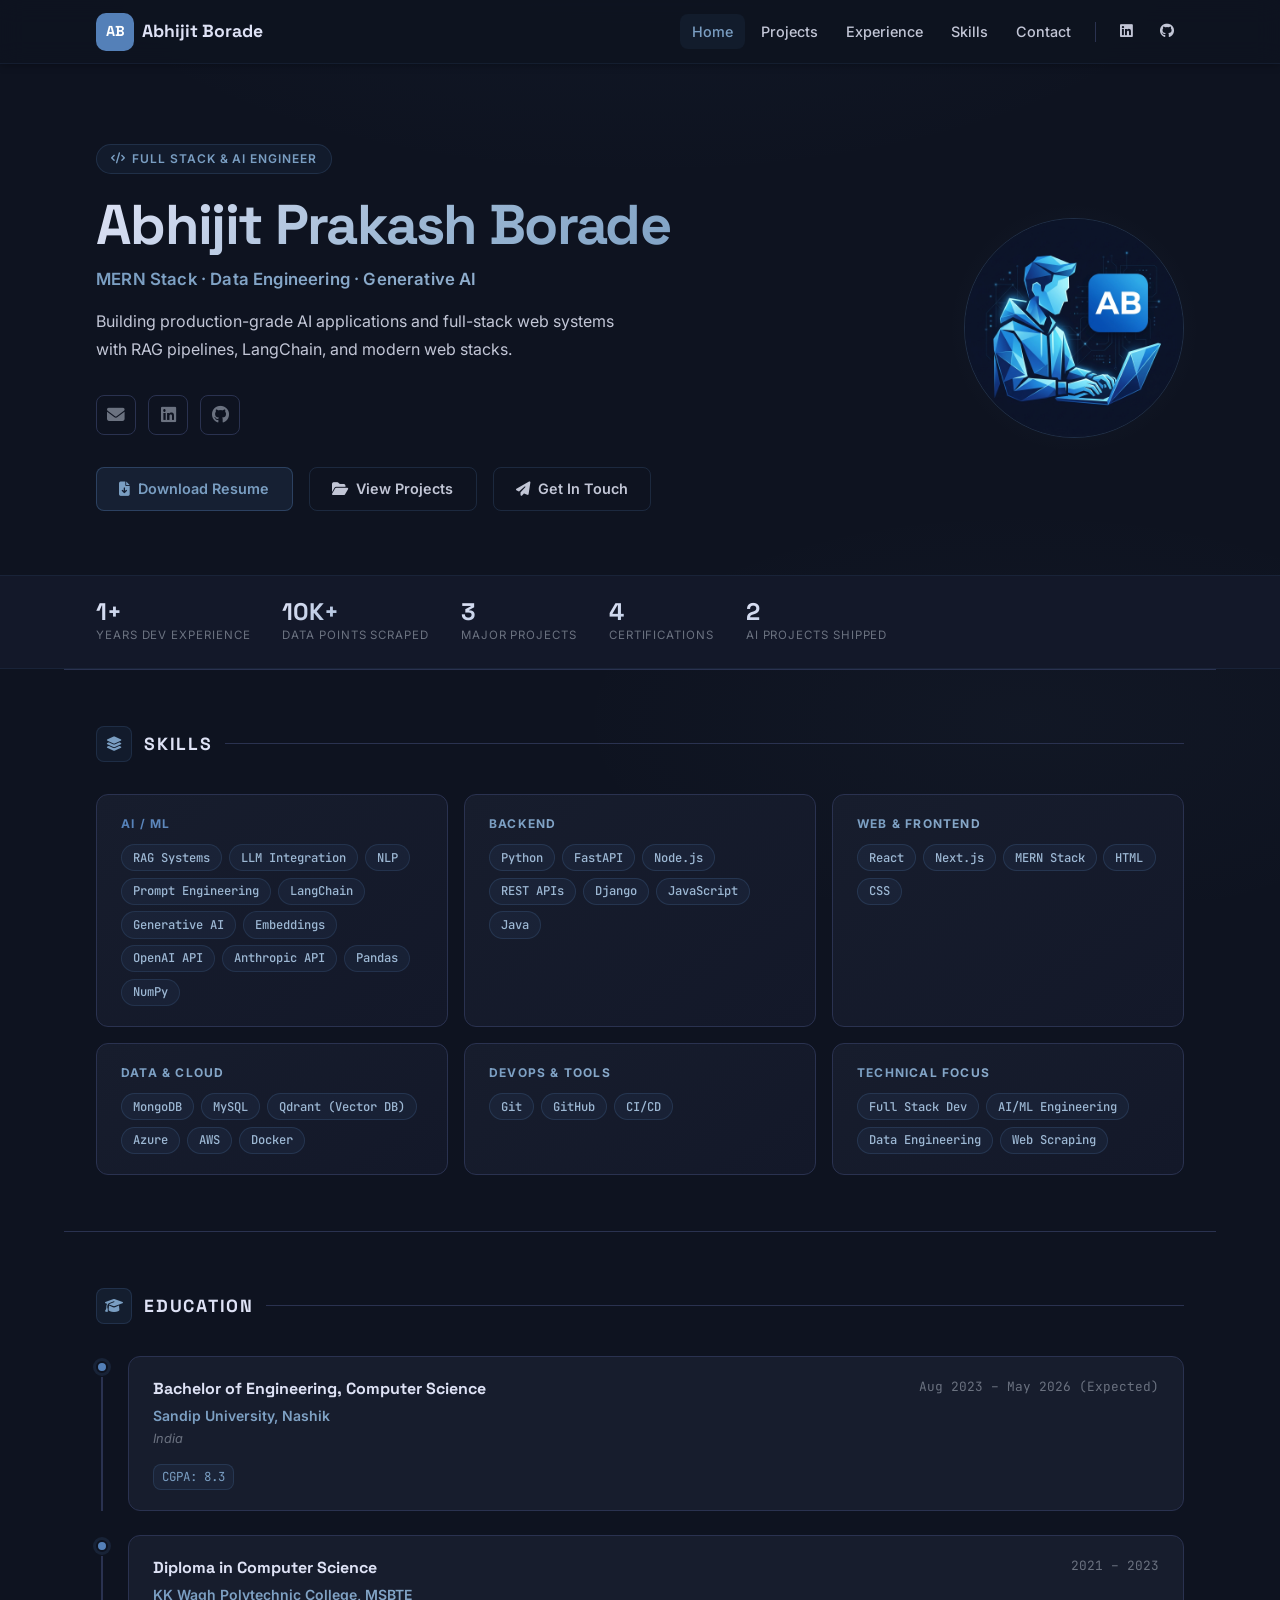
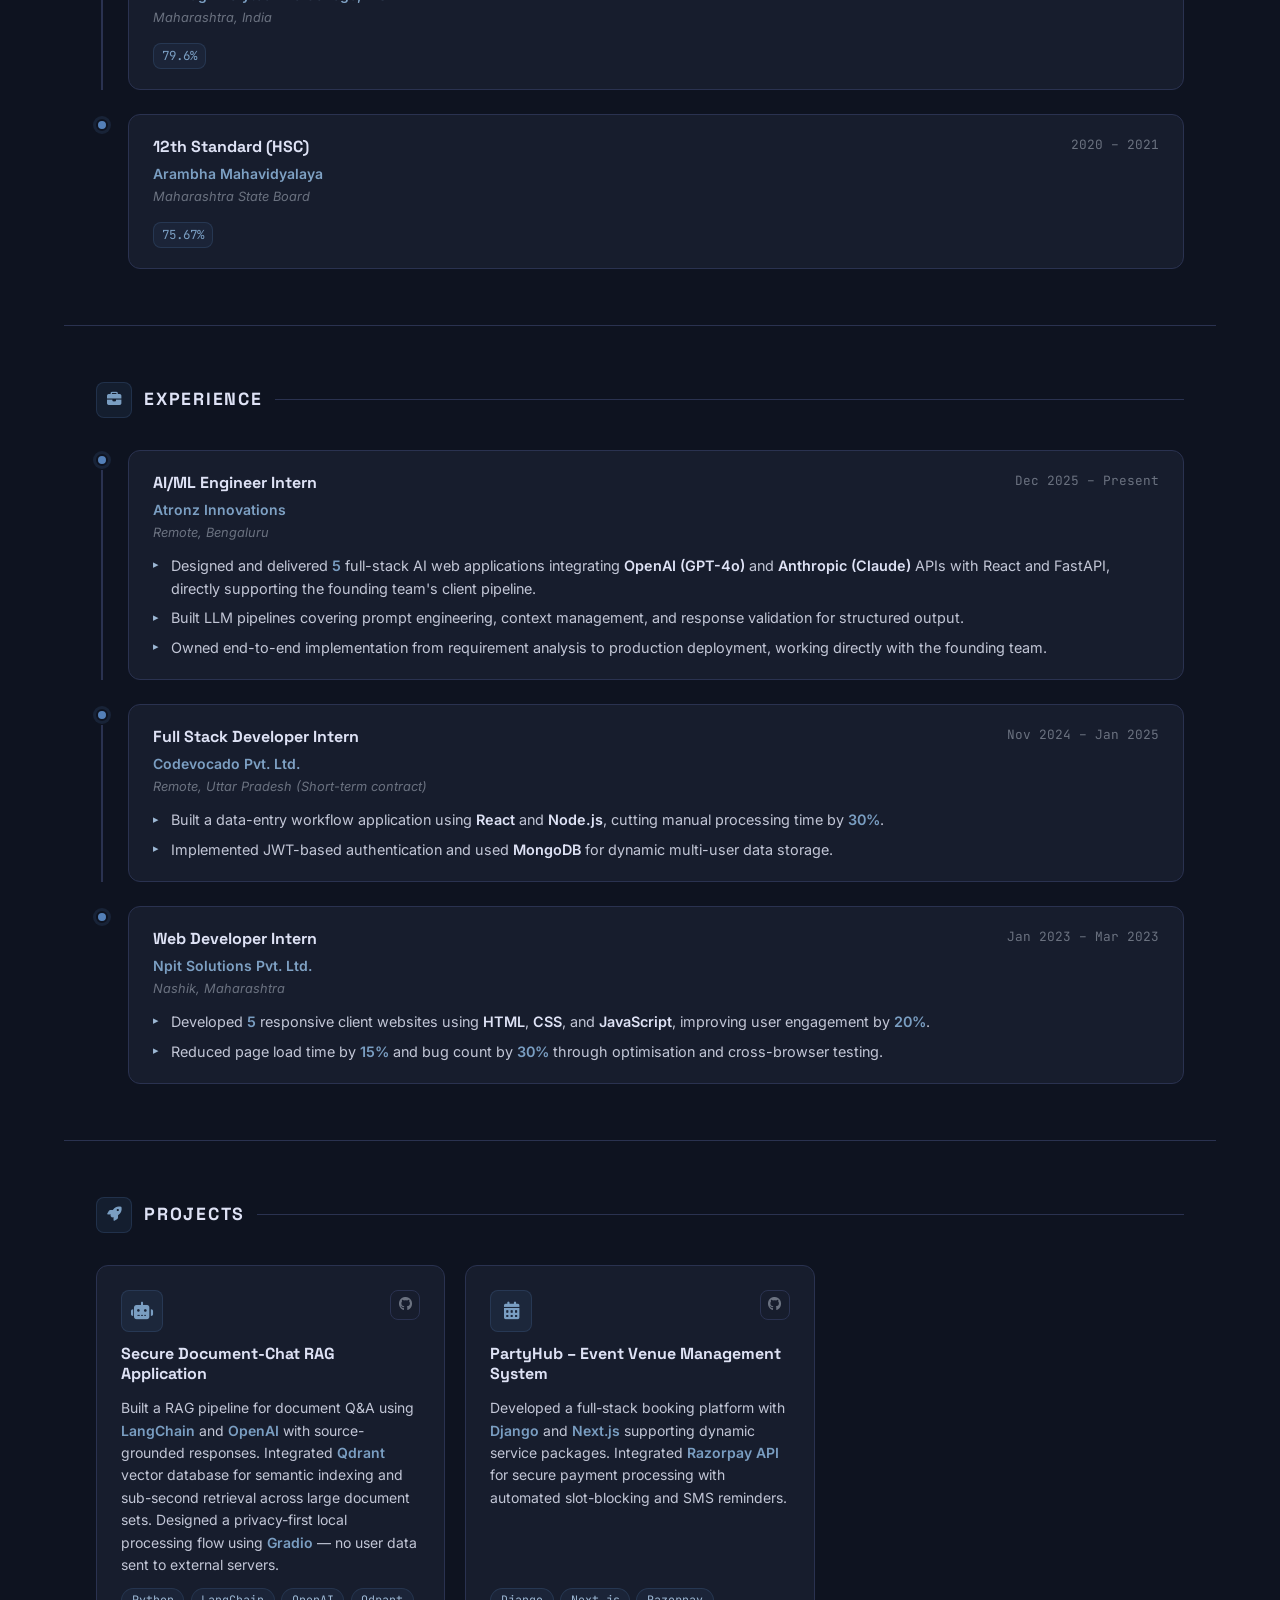
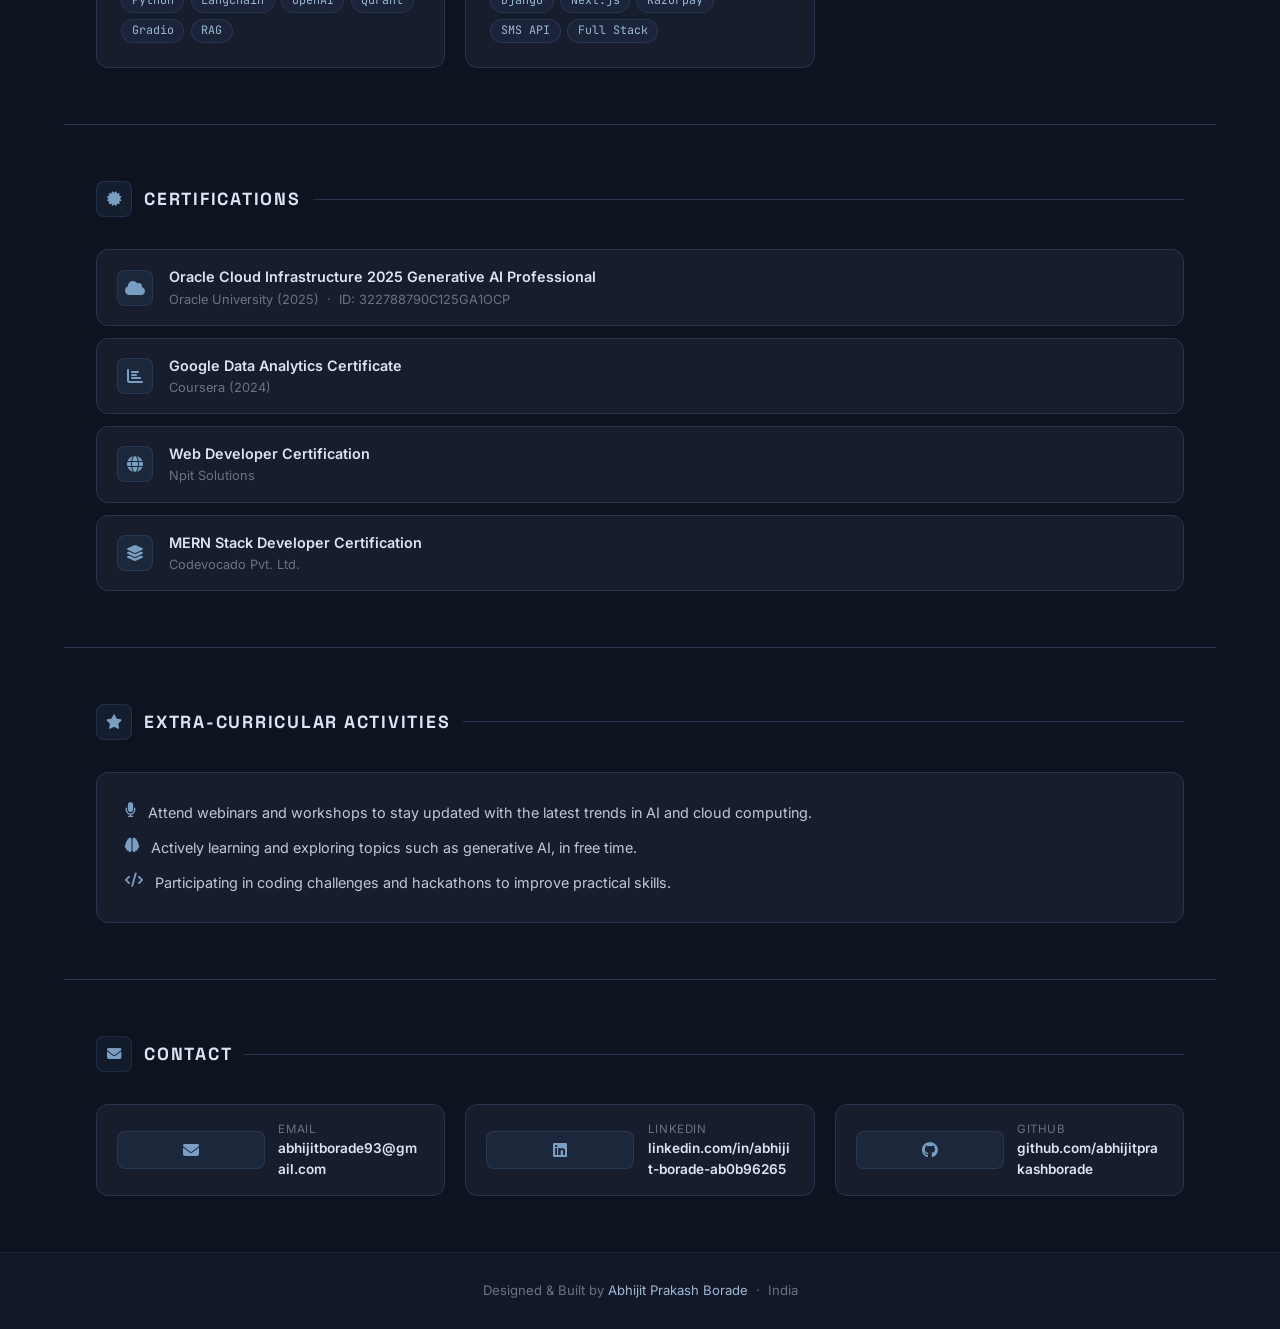
<file: index.html>
<!DOCTYPE html>
<html lang="en">
<head>
  <meta charset="UTF-8">
  <meta name="viewport" content="width=device-width, initial-scale=1">
  <meta name="theme-color" content="#0e1320">
  <title>Abhijit Borade | Full Stack Developer & AI Engineer</title>
  <meta name="description" content="Abhijit Prakash Borade — Full Stack &amp; AI Engineer. Building production-grade AI apps with RAG pipelines, LangChain, and modern web stacks. MERN Stack, Python, Generative AI.">
  <meta name="author" content="Abhijit Prakash Borade">
  <meta property="og:title" content="Abhijit Prakash Borade">
  <meta property="og:description" content="Full Stack Developer & AI/ML Engineer based in India. MERN Stack, Python, Generative AI.">
  <meta property="og:type" content="website">
  <meta name="twitter:card" content="summary">

  <!-- Favicon -->
  <link rel="icon" href="data:image/svg+xml,<svg xmlns='http://www.w3.org/2000/svg' viewBox='0 0 100 100'><rect width='100' height='100' rx='20' fill='%233b82f6'/><text x='50' y='68' font-size='50' font-family='Arial' font-weight='bold' fill='white' text-anchor='middle'>AB</text></svg>">

  <!-- Fonts -->
  <link rel="preconnect" href="https://fonts.googleapis.com">
  <link rel="preconnect" href="https://fonts.gstatic.com" crossorigin>
  <link href="https://fonts.googleapis.com/css2?family=Space+Grotesk:wght@500;600;700&family=Inter:wght@400;500;600;700;800&family=JetBrains+Mono:wght@400;500&display=swap" rel="stylesheet">

  <!-- FontAwesome -->
  <link rel="stylesheet" href="https://cdnjs.cloudflare.com/ajax/libs/font-awesome/6.5.1/css/all.min.css">

  <!-- Stylesheet -->
  <link rel="stylesheet" href="assets/css/style.css">
</head>
<body>

  <a id="skip-to-content" href="#content">Skip to the content.</a>

  <!-- ── Navigation ── -->
  <nav class="nav-bar" role="navigation" aria-label="Main navigation">
    <div class="nav-container">
      <a class="nav-brand" href="index.html" aria-label="Abhijit Borade Home">
        <span class="nav-brand__logo">AB</span>
        <span>Abhijit Borade</span>
      </a>
      <input type="checkbox" id="nav-toggle" class="nav-toggle-checkbox" aria-hidden="true">
      <label for="nav-toggle" class="nav-toggle-label" aria-label="Toggle navigation">
        <span></span>
      </label>
      <ul class="nav-links" role="list">
        <li><a href="index.html" class="nav-active">Home</a></li>
        <li><a href="projects.html">Projects</a></li>
        <li><a href="experience.html">Experience</a></li>
        <li><a href="skills.html">Skills</a></li>
        <li><a href="#contact">Contact</a></li>
        <li class="nav-divider" aria-hidden="true"></li>
        <li class="nav-social">
          <a href="https://www.linkedin.com/in/abhijit-borade-ab0b96265" target="_blank" rel="noopener" aria-label="LinkedIn">
            <i class="fab fa-linkedin" aria-hidden="true"></i>
          </a>
        </li>
        <li class="nav-social">
          <a href="https://github.com/abhijitprakashborade" target="_blank" rel="noopener" aria-label="GitHub">
            <i class="fab fa-github" aria-hidden="true"></i>
          </a>
        </li>
      </ul>
    </div>
  </nav>

  <!-- ── Main Content ── -->
  <main id="content" role="main">

    <!-- Hero -->
    <section class="hero-section" aria-label="Introduction">
      <div class="hero-content fade-up">
        <div class="hero-badge fade-up fade-up-1">
          <i class="fas fa-code" aria-hidden="true"></i>
          Full Stack &amp; AI Engineer
        </div>
        <h1 class="hero-name fade-up fade-up-2">Abhijit Prakash Borade</h1>
        <p class="hero-title fade-up fade-up-3">MERN Stack · Data Engineering · Generative AI</p>
        <p class="hero-tagline fade-up fade-up-4">
          Building production-grade AI applications and full-stack web systems with RAG pipelines, LangChain, and modern web stacks.
        </p>
        <div class="hero-social fade-up fade-up-4">
          <a href="mailto:abhijitborade93@gmail.com" aria-label="Email">
            <i class="fas fa-envelope" aria-hidden="true"></i>
          </a>
          <a href="https://www.linkedin.com/in/abhijit-borade-ab0b96265" target="_blank" rel="noopener" aria-label="LinkedIn">
            <i class="fab fa-linkedin" aria-hidden="true"></i>
          </a>
          <a href="https://github.com/abhijitprakashborade" target="_blank" rel="noopener" aria-label="GitHub">
            <i class="fab fa-github" aria-hidden="true"></i>
          </a>
        </div>
        <div class="hero-actions fade-up fade-up-5">
          <a href="assets/resume/Abhijit_Borade_Resume.pdf" download="Abhijit_Borade_Resume.pdf" class="hero-resume-btn" id="hero-download-resume">
            <i class="fas fa-file-arrow-down" aria-hidden="true"></i> Download Resume
          </a>
          <a href="projects.html" class="hero-contact-btn" id="hero-view-projects">
            <i class="fas fa-folder-open" aria-hidden="true"></i> View Projects
          </a>
          <a href="#contact" class="hero-contact-btn" id="hero-contact">
            <i class="fas fa-paper-plane" aria-hidden="true"></i> Get In Touch
          </a>
        </div>
      </div>
      <div class="hero-avatar-wrap fade-up fade-up-2">
        <div class="hero-avatar-glow"></div>
        <img class="hero-avatar" src="assets/images/profile.png" alt="Abhijit Prakash Borade profile photo" width="220" height="220">
      </div>
    </section>

    <!-- Stats Strip -->
    <div class="stats-strip">
      <div class="stats-inner">
        <div class="stat-item">
          <span class="stat-value stat-blue">1+</span>
          <span class="stat-label">Years Dev Experience</span>
        </div>
        <div class="stat-item">
          <span class="stat-value stat-teal">10K+</span>
          <span class="stat-label">Data Points Scraped</span>
        </div>
        <div class="stat-item">
          <span class="stat-value stat-purple">3</span>
          <span class="stat-label">Major Projects</span>
        </div>
        <div class="stat-item">
          <span class="stat-value stat-orange">4</span>
          <span class="stat-label">Certifications</span>
        </div>
        <div class="stat-item">
          <span class="stat-value stat-pink">2</span>
          <span class="stat-label">AI Projects Shipped</span>
        </div>
      </div>
    </div>

    <hr class="section-divider">

    <!-- Skills Summary -->
    <section id="skills" class="section-wrap" aria-labelledby="skills-heading">
      <div class="section-header">
        <div class="section-icon"><i class="fas fa-layer-group" aria-hidden="true"></i></div>
        <h2 class="section-title" id="skills-heading">Skills</h2>
        <div class="section-title-line"></div>
      </div>
      <div class="skills-grid">
        <div class="skill-card"><!-- blue (default) -->
          <div class="skill-category">AI / ML</div>
          <div class="skill-tags">
            <span class="skill-tag">RAG Systems</span>
            <span class="skill-tag">LLM Integration</span>
            <span class="skill-tag">NLP</span>
            <span class="skill-tag">Prompt Engineering</span>
            <span class="skill-tag">LangChain</span>
            <span class="skill-tag">Generative AI</span>
            <span class="skill-tag">Embeddings</span>
            <span class="skill-tag">OpenAI API</span>
            <span class="skill-tag">Anthropic API</span>
            <span class="skill-tag">Pandas</span>
            <span class="skill-tag">NumPy</span>
          </div>
        </div>
        <div class="skill-card c-teal">
          <div class="skill-category">Backend</div>
          <div class="skill-tags">
            <span class="skill-tag">Python</span>
            <span class="skill-tag">FastAPI</span>
            <span class="skill-tag">Node.js</span>
            <span class="skill-tag">REST APIs</span>
            <span class="skill-tag">Django</span>
            <span class="skill-tag">JavaScript</span>
            <span class="skill-tag">Java</span>
          </div>
        </div>
        <div class="skill-card c-purple">
          <div class="skill-category">Web &amp; Frontend</div>
          <div class="skill-tags">
            <span class="skill-tag">React</span>
            <span class="skill-tag">Next.js</span>
            <span class="skill-tag">MERN Stack</span>
            <span class="skill-tag">HTML</span>
            <span class="skill-tag">CSS</span>
          </div>
        </div>
        <div class="skill-card c-orange">
          <div class="skill-category">Data &amp; Cloud</div>
          <div class="skill-tags">
            <span class="skill-tag">MongoDB</span>
            <span class="skill-tag">MySQL</span>
            <span class="skill-tag">Qdrant (Vector DB)</span>
            <span class="skill-tag">Azure</span>
            <span class="skill-tag">AWS</span>
            <span class="skill-tag">Docker</span>
          </div>
        </div>
        <div class="skill-card c-green">
          <div class="skill-category">DevOps &amp; Tools</div>
          <div class="skill-tags">
            <span class="skill-tag">Git</span>
            <span class="skill-tag">GitHub</span>
            <span class="skill-tag">CI/CD</span>
          </div>
        </div>
        <div class="skill-card c-pink">
          <div class="skill-category">Technical Focus</div>
          <div class="skill-tags">
            <span class="skill-tag">Full Stack Dev</span>
            <span class="skill-tag">AI/ML Engineering</span>
            <span class="skill-tag">Data Engineering</span>
            <span class="skill-tag">Web Scraping</span>
          </div>
        </div>
      </div>
    </section>

    <hr class="section-divider">

    <!-- Education -->
    <section id="education" class="section-wrap" aria-labelledby="edu-heading">
      <div class="section-header">
        <div class="section-icon si-teal"><i class="fas fa-graduation-cap" aria-hidden="true"></i></div>
        <h2 class="section-title" id="edu-heading">Education</h2>
        <div class="section-title-line"></div>
      </div>
      <div class="timeline">

        <div class="timeline-item c-teal">
          <div class="timeline-dot-col">
            <div class="timeline-dot"></div>
            <div class="timeline-line"></div>
          </div>
          <div class="timeline-body">
            <div class="timeline-header">
              <div class="timeline-title">Bachelor of Engineering, Computer Science</div>
              <div class="timeline-date">Aug 2023 – May 2026 (Expected)</div>
            </div>
            <div class="timeline-org">Sandip University, Nashik</div>
            <div class="timeline-sub">India</div>
            <span class="timeline-grade">CGPA: 8.3</span>
          </div>
        </div>

        <div class="timeline-item c-purple">
          <div class="timeline-dot-col">
            <div class="timeline-dot"></div>
            <div class="timeline-line"></div>
          </div>
          <div class="timeline-body">
            <div class="timeline-header">
              <div class="timeline-title">Diploma in Computer Science</div>
              <div class="timeline-date">2021 – 2023</div>
            </div>
            <div class="timeline-org">KK Wagh Polytechnic College, MSBTE</div>
            <div class="timeline-sub">Maharashtra, India</div>
            <span class="timeline-grade">79.6%</span>
          </div>
        </div>

        <div class="timeline-item c-orange">
          <div class="timeline-dot-col">
            <div class="timeline-dot"></div>
          </div>
          <div class="timeline-body">
            <div class="timeline-header">
              <div class="timeline-title">12th Standard (HSC)</div>
              <div class="timeline-date">2020 – 2021</div>
            </div>
            <div class="timeline-org">Arambha Mahavidyalaya</div>
            <div class="timeline-sub">Maharashtra State Board</div>
            <span class="timeline-grade">75.67%</span>
          </div>
        </div>

      </div>
    </section>

    <hr class="section-divider">

    <!-- Experience -->
    <section id="experience" class="section-wrap" aria-labelledby="exp-heading">
      <div class="section-header">
        <div class="section-icon si-orange"><i class="fas fa-briefcase" aria-hidden="true"></i></div>
        <h2 class="section-title" id="exp-heading">Experience</h2>
        <div class="section-title-line"></div>
      </div>
      <div class="timeline">

        <div class="timeline-item c-blue">
          <div class="timeline-dot-col">
            <div class="timeline-dot"></div>
            <div class="timeline-line"></div>
          </div>
          <div class="timeline-body">
            <div class="timeline-header">
              <div class="timeline-title">AI/ML Engineer Intern</div>
              <div class="timeline-date">Dec 2025 – Present</div>
            </div>
            <div class="timeline-org">Atronz Innovations</div>
            <div class="timeline-sub">Remote, Bengaluru</div>
            <ul class="timeline-bullets">
              <li>Designed and delivered <span class="highlight-num">5</span> full-stack AI web applications integrating <strong>OpenAI (GPT-4o)</strong> and <strong>Anthropic (Claude)</strong> APIs with React and FastAPI, directly supporting the founding team's client pipeline.</li>
              <li>Built LLM pipelines covering prompt engineering, context management, and response validation for structured output.</li>
              <li>Owned end-to-end implementation from requirement analysis to production deployment, working directly with the founding team.</li>
            </ul>
          </div>
        </div>

        <div class="timeline-item c-purple">
          <div class="timeline-dot-col">
            <div class="timeline-dot"></div>
            <div class="timeline-line"></div>
          </div>
          <div class="timeline-body">
            <div class="timeline-header">
              <div class="timeline-title">Full Stack Developer Intern</div>
              <div class="timeline-date">Nov 2024 – Jan 2025</div>
            </div>
            <div class="timeline-org">Codevocado Pvt. Ltd.</div>
            <div class="timeline-sub">Remote, Uttar Pradesh (Short-term contract)</div>
            <ul class="timeline-bullets">
              <li>Built a data-entry workflow application using <strong>React</strong> and <strong>Node.js</strong>, cutting manual processing time by <span class="highlight-num">30%</span>.</li>
              <li>Implemented JWT-based authentication and used <strong>MongoDB</strong> for dynamic multi-user data storage.</li>
            </ul>
          </div>
        </div>

        <div class="timeline-item c-teal">
          <div class="timeline-dot-col">
            <div class="timeline-dot"></div>
          </div>
          <div class="timeline-body">
            <div class="timeline-header">
              <div class="timeline-title">Web Developer Intern</div>
              <div class="timeline-date">Jan 2023 – Mar 2023</div>
            </div>
            <div class="timeline-org">Npit Solutions Pvt. Ltd.</div>
            <div class="timeline-sub">Nashik, Maharashtra</div>
            <ul class="timeline-bullets">
              <li>Developed <span class="highlight-num">5</span> responsive client websites using <strong>HTML</strong>, <strong>CSS</strong>, and <strong>JavaScript</strong>, improving user engagement by <span class="highlight-num">20%</span>.</li>
              <li>Reduced page load time by <span class="highlight-num">15%</span> and bug count by <span class="highlight-num">30%</span> through optimisation and cross-browser testing.</li>
            </ul>
          </div>
        </div>

      </div>
    </section>

    <hr class="section-divider">

    <!-- Projects -->
    <section id="projects" class="section-wrap" aria-labelledby="proj-heading">
      <div class="section-header">
        <div class="section-icon si-purple"><i class="fas fa-rocket" aria-hidden="true"></i></div>
        <h2 class="section-title" id="proj-heading">Projects</h2>
        <div class="section-title-line"></div>
      </div>
      <div class="projects-grid">

        <article class="project-card" aria-label="Secure Document-Chat RAG Application">
          <div class="project-card-header">
            <div class="project-icon"><i class="fas fa-robot" aria-hidden="true"></i></div>
            <div class="project-links">
              <a href="https://github.com/abhijitprakashborade/Secure-Document-Chat-RAG-App" target="_blank" rel="noopener" class="project-link" aria-label="GitHub Repository">
                <i class="fab fa-github" aria-hidden="true"></i>
              </a>
            </div>
          </div>
          <h3 class="project-name">Secure Document-Chat RAG Application</h3>
          <p class="project-desc">
            Built a RAG pipeline for document Q&amp;A using <strong>LangChain</strong> and <strong>OpenAI</strong> with source-grounded responses. Integrated <strong>Qdrant</strong> vector database for semantic indexing and sub-second retrieval across large document sets. Designed a privacy-first local processing flow using <strong>Gradio</strong> — no user data sent to external servers.
          </p>
          <div class="project-tags">
            <span class="project-tag">Python</span>
            <span class="project-tag">LangChain</span>
            <span class="project-tag">OpenAI</span>
            <span class="project-tag">Qdrant</span>
            <span class="project-tag">Gradio</span>
            <span class="project-tag">RAG</span>
          </div>
        </article>

        <article class="project-card c-orange" aria-label="PartyHub Event Venue Management System">
          <div class="project-card-header">
            <div class="project-icon"><i class="fas fa-calendar-alt" aria-hidden="true"></i></div>
            <div class="project-links">
              <a href="https://github.com/abhijitprakashborade/PartyHall" target="_blank" rel="noopener" class="project-link" aria-label="GitHub Repository">
                <i class="fab fa-github" aria-hidden="true"></i>
              </a>
            </div>
          </div>
          <h3 class="project-name">PartyHub – Event Venue Management System</h3>
          <p class="project-desc">
            Developed a full-stack booking platform with <strong>Django</strong> and <strong>Next.js</strong> supporting dynamic service packages. Integrated <strong>Razorpay API</strong> for secure payment processing with automated slot-blocking and SMS reminders.
          </p>
          <div class="project-tags">
            <span class="project-tag">Django</span>
            <span class="project-tag">Next.js</span>
            <span class="project-tag">Razorpay</span>
            <span class="project-tag">SMS API</span>
            <span class="project-tag">Full Stack</span>
          </div>
        </article>

      </div>
    </section>

    <hr class="section-divider">

    <!-- Certifications -->
    <section id="certifications" class="section-wrap" aria-labelledby="cert-heading">
      <div class="section-header">
        <div class="section-icon si-pink"><i class="fas fa-certificate" aria-hidden="true"></i></div>
        <h2 class="section-title" id="cert-heading">Certifications</h2>
        <div class="section-title-line"></div>
      </div>
      <div class="cert-list">
        <div class="cert-item">
          <div class="cert-icon"><i class="fas fa-cloud" aria-hidden="true"></i></div>
          <div>
            <div class="cert-name">Oracle Cloud Infrastructure 2025 Generative AI Professional</div>
            <div class="cert-issuer">Oracle University (2025) &nbsp;·&nbsp; ID: 322788790C125GA1OCP</div>
          </div>
        </div>
        <div class="cert-item c-teal">
          <div class="cert-icon"><i class="fas fa-chart-bar" aria-hidden="true"></i></div>
          <div>
            <div class="cert-name">Google Data Analytics Certificate</div>
            <div class="cert-issuer">Coursera (2024)</div>
          </div>
        </div>
        <div class="cert-item c-orange">
          <div class="cert-icon"><i class="fas fa-globe" aria-hidden="true"></i></div>
          <div>
            <div class="cert-name">Web Developer Certification</div>
            <div class="cert-issuer">Npit Solutions</div>
          </div>
        </div>
        <div class="cert-item c-pink">
          <div class="cert-icon"><i class="fas fa-layer-group" aria-hidden="true"></i></div>
          <div>
            <div class="cert-name">MERN Stack Developer Certification</div>
            <div class="cert-issuer">Codevocado Pvt. Ltd.</div>
          </div>
        </div>
      </div>
    </section>

    <hr class="section-divider">

    <!-- Extra-Curricular -->
    <section id="extra" class="section-wrap" aria-labelledby="extra-heading">
      <div class="section-header">
        <div class="section-icon si-green"><i class="fas fa-star" aria-hidden="true"></i></div>
        <h2 class="section-title" id="extra-heading">Extra-Curricular Activities</h2>
        <div class="section-title-line"></div>
      </div>
      <div class="about-card">
        <div class="extra-list">
          <div class="extra-item">
            <i class="fas fa-microphone ec-purple" aria-hidden="true"></i>
            <span>Attend webinars and workshops to stay updated with the latest trends in AI and cloud computing.</span>
          </div>
          <div class="extra-item">
            <i class="fas fa-brain ec-teal" aria-hidden="true"></i>
            <span>Actively learning and exploring topics such as generative AI, in free time.</span>
          </div>
          <div class="extra-item">
            <i class="fas fa-code ec-orange" aria-hidden="true"></i>
            <span>Participating in coding challenges and hackathons to improve practical skills.</span>
          </div>
        </div>
      </div>
    </section>

    <hr class="section-divider">

    <!-- Contact -->
    <section id="contact" class="section-wrap" aria-labelledby="contact-heading">
      <div class="section-header">
        <div class="section-icon"><i class="fas fa-envelope" aria-hidden="true"></i></div>
        <h2 class="section-title" id="contact-heading">Contact</h2>
        <div class="section-title-line"></div>
      </div>
      <div class="contact-grid">
        <a href="mailto:abhijitborade93@gmail.com" class="contact-card cc-blue" id="contact-email" aria-label="Send email">
          <div class="contact-card-icon"><i class="fas fa-envelope" aria-hidden="true"></i></div>
          <div>
            <div class="contact-card-label">Email</div>
            <div class="contact-card-value">abhijitborade93@gmail.com</div>
          </div>
        </a>
        <a href="https://www.linkedin.com/in/abhijit-borade-ab0b96265" target="_blank" rel="noopener" class="contact-card cc-purple" id="contact-linkedin" aria-label="LinkedIn profile">
          <div class="contact-card-icon"><i class="fab fa-linkedin" aria-hidden="true"></i></div>
          <div>
            <div class="contact-card-label">LinkedIn</div>
            <div class="contact-card-value">linkedin.com/in/abhijit-borade-ab0b96265</div>
          </div>
        </a>
        <a href="https://github.com/abhijitprakashborade" target="_blank" rel="noopener" class="contact-card cc-teal" id="contact-github" aria-label="GitHub profile">
          <div class="contact-card-icon"><i class="fab fa-github" aria-hidden="true"></i></div>
          <div>
            <div class="contact-card-label">GitHub</div>
            <div class="contact-card-value">github.com/abhijitprakashborade</div>
          </div>
        </a>

      </div>
    </section>

  </main>

  <!-- Footer -->
  <footer class="site-footer" role="contentinfo">
    <p>Designed &amp; Built by <a href="index.html">Abhijit Prakash Borade</a> &nbsp;·&nbsp; India</p>
  </footer>

  <!-- Scroll-into-view animation observer -->
  <script>
    const observer = new IntersectionObserver(
      (entries) => entries.forEach(e => {
        if (e.isIntersecting) { e.target.classList.add('in-view'); observer.unobserve(e.target); }
      }),
      { threshold: 0.1 }
    );
    document.querySelectorAll('.skill-card, .timeline-body, .project-card, .cert-item, .contact-card').forEach(el => {
      el.style.opacity = '0';
      el.style.transform = 'translateY(16px)';
      el.style.transition = 'opacity 0.5s ease, transform 0.5s ease';
      observer.observe(el);
    });
    document.addEventListener('DOMContentLoaded', () => {
      const style = document.createElement('style');
      style.textContent = '.in-view { opacity: 1 !important; transform: none !important; }';
      document.head.appendChild(style);
    });
  </script>
</body>
</html>
</file>
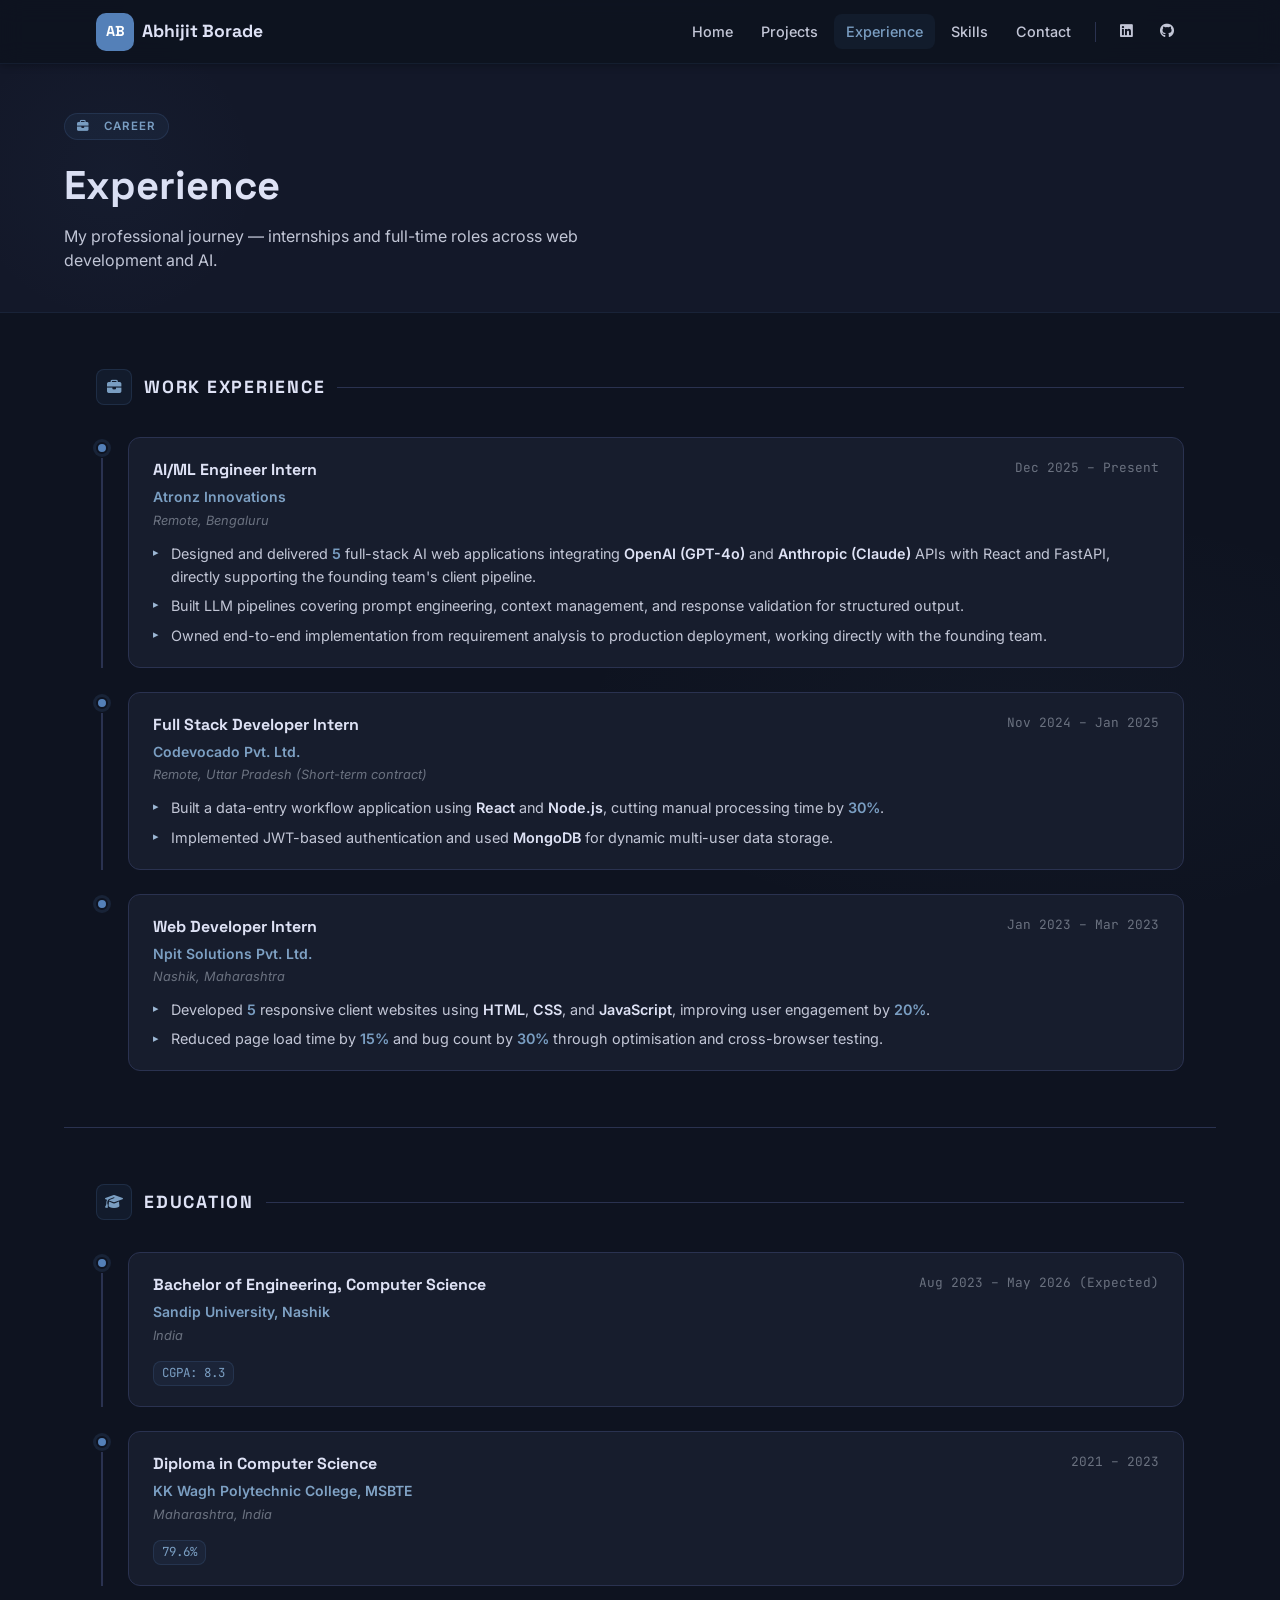
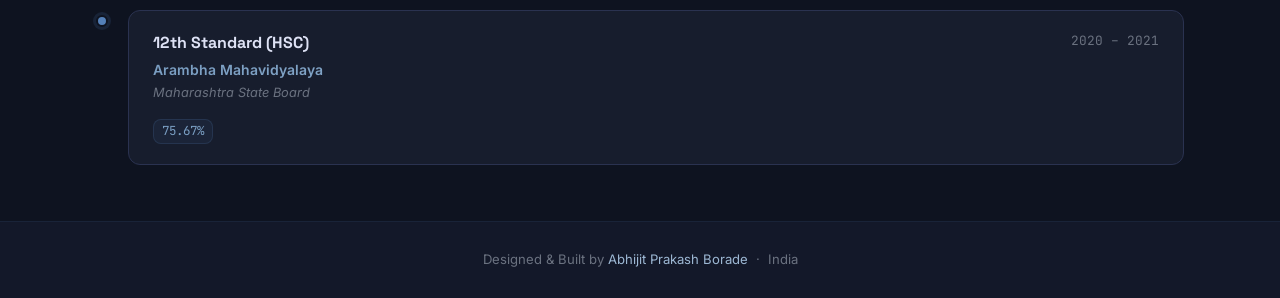
<file: experience.html>
<!DOCTYPE html>
<html lang="en">
<head>
  <meta charset="UTF-8">
  <meta name="viewport" content="width=device-width, initial-scale=1">
  <meta name="theme-color" content="#0e1320">
  <title>Experience | Abhijit Borade</title>
  <meta name="description" content="Abhijit Prakash Borade's professional work experience — Python internship, Full Stack Developer, and Web Developer roles.">
  <meta name="author" content="Abhijit Prakash Borade">
  <link rel="icon" href="data:image/svg+xml,<svg xmlns='http://www.w3.org/2000/svg' viewBox='0 0 100 100'><rect width='100' height='100' rx='20' fill='%233b82f6'/><text x='50' y='68' font-size='50' font-family='Arial' font-weight='bold' fill='white' text-anchor='middle'>AB</text></svg>">
  <link rel="preconnect" href="https://fonts.googleapis.com">
  <link rel="preconnect" href="https://fonts.gstatic.com" crossorigin>
  <link href="https://fonts.googleapis.com/css2?family=Space+Grotesk:wght@500;600;700&family=Inter:wght@400;500;600;700;800&family=JetBrains+Mono:wght@400;500&display=swap" rel="stylesheet">
  <link rel="stylesheet" href="https://cdnjs.cloudflare.com/ajax/libs/font-awesome/6.5.1/css/all.min.css">
  <link rel="stylesheet" href="assets/css/style.css">
</head>
<body>
  <a id="skip-to-content" href="#content">Skip to the content.</a>

  <nav class="nav-bar" role="navigation" aria-label="Main navigation">
    <div class="nav-container">
      <a class="nav-brand" href="index.html">
        <span class="nav-brand__logo">AB</span>
        <span>Abhijit Borade</span>
      </a>
      <input type="checkbox" id="nav-toggle" class="nav-toggle-checkbox" aria-hidden="true">
      <label for="nav-toggle" class="nav-toggle-label" aria-label="Toggle navigation"><span></span></label>
      <ul class="nav-links">
        <li><a href="index.html">Home</a></li>
        <li><a href="projects.html">Projects</a></li>
        <li><a href="experience.html" class="nav-active">Experience</a></li>
        <li><a href="skills.html">Skills</a></li>
        <li><a href="index.html#contact">Contact</a></li>
        <li class="nav-divider" aria-hidden="true"></li>
        <li class="nav-social"><a href="https://www.linkedin.com/in/abhijit-borade-ab0b96265" target="_blank" rel="noopener" aria-label="LinkedIn"><i class="fab fa-linkedin"></i></a></li>
        <li class="nav-social"><a href="https://github.com/abhijitprakashborade" target="_blank" rel="noopener" aria-label="GitHub"><i class="fab fa-github"></i></a></li>
      </ul>
    </div>
  </nav>

  <header class="page-hero">
    <div class="page-hero-inner">
      <div class="page-hero-badge"><i class="fas fa-briefcase"></i>&nbsp; Career</div>
      <h1 class="page-hero-title">Experience</h1>
      <p class="page-hero-sub">My professional journey — internships and full-time roles across web development and AI.</p>
    </div>
  </header>

  <main id="content" role="main">
    <!-- Work Experience -->
    <section class="section-wrap" aria-labelledby="work-heading">
      <div class="section-header">
        <div class="section-icon"><i class="fas fa-briefcase"></i></div>
        <h2 class="section-title" id="work-heading">Work Experience</h2>
        <div class="section-title-line"></div>
      </div>
      <div class="timeline">

        <div class="timeline-item">
          <div class="timeline-dot-col">
            <div class="timeline-dot"></div>
            <div class="timeline-line"></div>
          </div>
          <div class="timeline-body">
            <div class="timeline-header">
              <div class="timeline-title">AI/ML Engineer Intern</div>
              <div class="timeline-date">Dec 2025 – Present</div>
            </div>
            <div class="timeline-org">Atronz Innovations</div>
            <div class="timeline-sub">Remote, Bengaluru</div>
            <ul class="timeline-bullets">
              <li>Designed and delivered <span class="highlight-num">5</span> full-stack AI web applications integrating <strong>OpenAI (GPT-4o)</strong> and <strong>Anthropic (Claude)</strong> APIs with React and FastAPI, directly supporting the founding team's client pipeline.</li>
              <li>Built LLM pipelines covering prompt engineering, context management, and response validation for structured output.</li>
              <li>Owned end-to-end implementation from requirement analysis to production deployment, working directly with the founding team.</li>
            </ul>
          </div>
        </div>

        <div class="timeline-item">
          <div class="timeline-dot-col">
            <div class="timeline-dot"></div>
            <div class="timeline-line"></div>
          </div>
          <div class="timeline-body">
            <div class="timeline-header">
              <div class="timeline-title">Full Stack Developer Intern</div>
              <div class="timeline-date">Nov 2024 – Jan 2025</div>
            </div>
            <div class="timeline-org">Codevocado Pvt. Ltd.</div>
            <div class="timeline-sub">Remote, Uttar Pradesh (Short-term contract)</div>
            <ul class="timeline-bullets">
              <li>Built a data-entry workflow application using <strong>React</strong> and <strong>Node.js</strong>, cutting manual processing time by <span class="highlight-num">30%</span>.</li>
              <li>Implemented JWT-based authentication and used <strong>MongoDB</strong> for dynamic multi-user data storage.</li>
            </ul>
          </div>
        </div>

        <div class="timeline-item">
          <div class="timeline-dot-col">
            <div class="timeline-dot"></div>
          </div>
          <div class="timeline-body">
            <div class="timeline-header">
              <div class="timeline-title">Web Developer Intern</div>
              <div class="timeline-date">Jan 2023 – Mar 2023</div>
            </div>
            <div class="timeline-org">Npit Solutions Pvt. Ltd.</div>
            <div class="timeline-sub">Nashik, Maharashtra</div>
            <ul class="timeline-bullets">
              <li>Developed <span class="highlight-num">5</span> responsive client websites using <strong>HTML</strong>, <strong>CSS</strong>, and <strong>JavaScript</strong>, improving user engagement by <span class="highlight-num">20%</span>.</li>
              <li>Reduced page load time by <span class="highlight-num">15%</span> and bug count by <span class="highlight-num">30%</span> through optimisation and cross-browser testing.</li>
            </ul>
          </div>
        </div>
      </div>
    </section>

    <hr class="section-divider">

    <!-- Education -->
    <section class="section-wrap" aria-labelledby="edu-heading">
      <div class="section-header">
        <div class="section-icon"><i class="fas fa-graduation-cap"></i></div>
        <h2 class="section-title" id="edu-heading">Education</h2>
        <div class="section-title-line"></div>
      </div>
      <div class="timeline">
        <div class="timeline-item">
          <div class="timeline-dot-col">
            <div class="timeline-dot"></div>
            <div class="timeline-line"></div>
          </div>
          <div class="timeline-body">
            <div class="timeline-header">
              <div class="timeline-title">Bachelor of Engineering, Computer Science</div>
              <div class="timeline-date">Aug 2023 – May 2026 (Expected)</div>
            </div>
            <div class="timeline-org">Sandip University, Nashik</div>
            <div class="timeline-sub">India</div>
            <span class="timeline-grade">CGPA: 8.3</span>
          </div>
        </div>
        <div class="timeline-item">
          <div class="timeline-dot-col">
            <div class="timeline-dot"></div>
            <div class="timeline-line"></div>
          </div>
          <div class="timeline-body">
            <div class="timeline-header">
              <div class="timeline-title">Diploma in Computer Science</div>
              <div class="timeline-date">2021 – 2023</div>
            </div>
            <div class="timeline-org">KK Wagh Polytechnic College, MSBTE</div>
            <div class="timeline-sub">Maharashtra, India</div>
            <span class="timeline-grade">79.6%</span>
          </div>
        </div>
        <div class="timeline-item">
          <div class="timeline-dot-col">
            <div class="timeline-dot"></div>
          </div>
          <div class="timeline-body">
            <div class="timeline-header">
              <div class="timeline-title">12th Standard (HSC)</div>
              <div class="timeline-date">2020 – 2021</div>
            </div>
            <div class="timeline-org">Arambha Mahavidyalaya</div>
            <div class="timeline-sub">Maharashtra State Board</div>
            <span class="timeline-grade">75.67%</span>
          </div>
        </div>
      </div>
    </section>
  </main>

  <footer class="site-footer" role="contentinfo">
    <p>Designed &amp; Built by <a href="index.html">Abhijit Prakash Borade</a> &nbsp;·&nbsp; India</p>
  </footer>
  <script>
    const obs = new IntersectionObserver(e=>e.forEach(x=>{if(x.isIntersecting){x.target.classList.add('in-view');obs.unobserve(x.target);}}),{threshold:0.1});
    document.querySelectorAll('.timeline-body').forEach(el=>{el.style.opacity='0';el.style.transform='translateY(16px)';el.style.transition='opacity 0.5s ease,transform 0.5s ease';obs.observe(el);});
    const s=document.createElement('style');s.textContent='.in-view{opacity:1!important;transform:none!important;}';document.head.appendChild(s);
  </script>
</body>
</html>
</file>
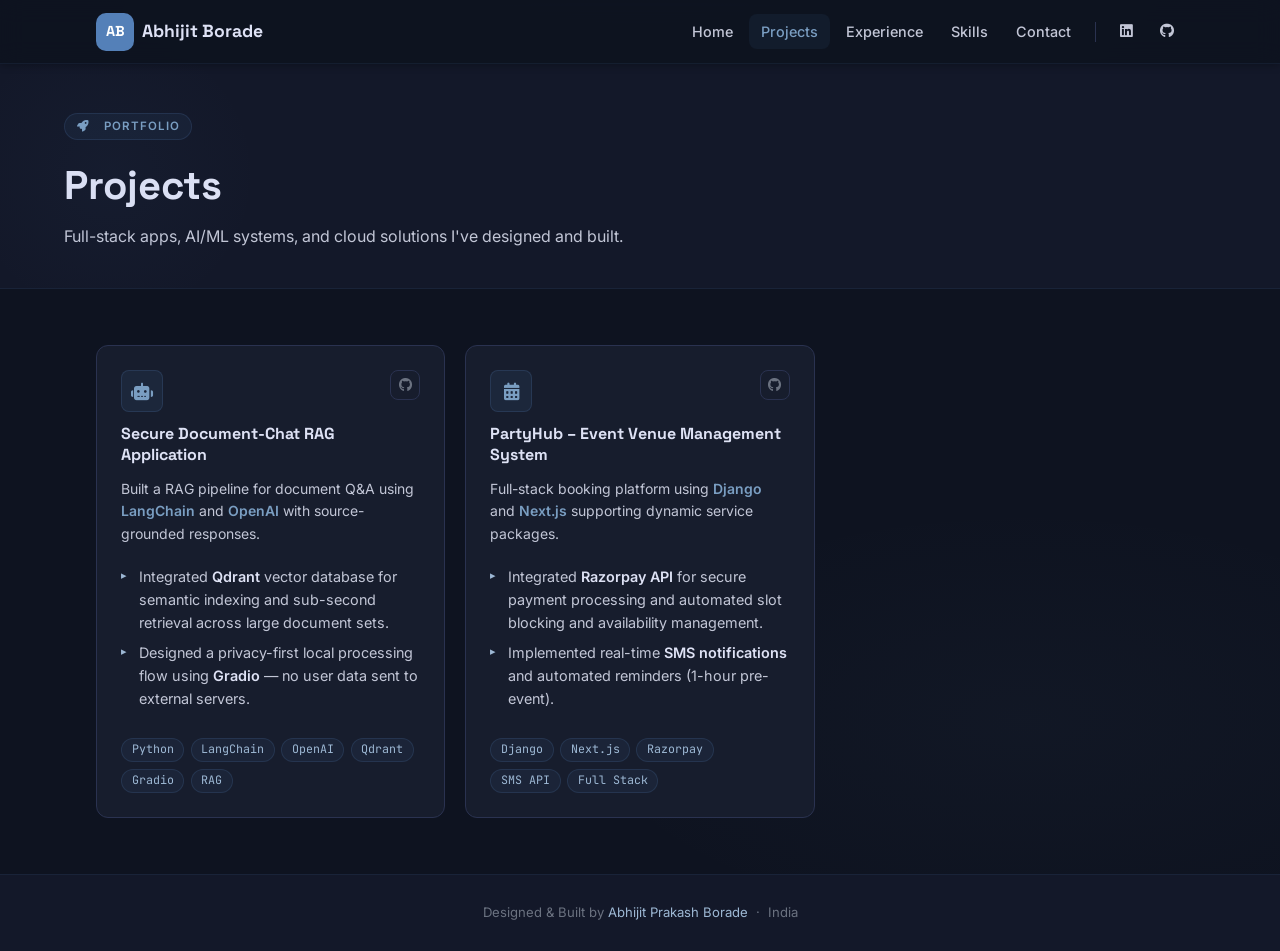
<file: projects.html>
<!DOCTYPE html>
<html lang="en">
<head>
  <meta charset="UTF-8">
  <meta name="viewport" content="width=device-width, initial-scale=1">
  <meta name="theme-color" content="#0e1320">
  <title>Projects | Abhijit Borade</title>
  <meta name="description" content="Explore Abhijit Prakash Borade's projects — RAG applications, cloud scheduling, and full-stack event management systems.">
  <meta name="author" content="Abhijit Prakash Borade">
  <link rel="icon" href="data:image/svg+xml,<svg xmlns='http://www.w3.org/2000/svg' viewBox='0 0 100 100'><rect width='100' height='100' rx='20' fill='%233b82f6'/><text x='50' y='68' font-size='50' font-family='Arial' font-weight='bold' fill='white' text-anchor='middle'>AB</text></svg>">
  <link rel="preconnect" href="https://fonts.googleapis.com">
  <link rel="preconnect" href="https://fonts.gstatic.com" crossorigin>
  <link href="https://fonts.googleapis.com/css2?family=Space+Grotesk:wght@500;600;700&family=Inter:wght@400;500;600;700;800&family=JetBrains+Mono:wght@400;500&display=swap" rel="stylesheet">
  <link rel="stylesheet" href="https://cdnjs.cloudflare.com/ajax/libs/font-awesome/6.5.1/css/all.min.css">
  <link rel="stylesheet" href="assets/css/style.css">
</head>
<body>
  <a id="skip-to-content" href="#content">Skip to the content.</a>

  <nav class="nav-bar" role="navigation" aria-label="Main navigation">
    <div class="nav-container">
      <a class="nav-brand" href="index.html">
        <span class="nav-brand__logo">AB</span>
        <span>Abhijit Borade</span>
      </a>
      <input type="checkbox" id="nav-toggle" class="nav-toggle-checkbox" aria-hidden="true">
      <label for="nav-toggle" class="nav-toggle-label" aria-label="Toggle navigation"><span></span></label>
      <ul class="nav-links">
        <li><a href="index.html">Home</a></li>
        <li><a href="projects.html" class="nav-active">Projects</a></li>
        <li><a href="experience.html">Experience</a></li>
        <li><a href="skills.html">Skills</a></li>
        <li><a href="index.html#contact">Contact</a></li>
        <li class="nav-divider" aria-hidden="true"></li>
        <li class="nav-social"><a href="https://www.linkedin.com/in/abhijit-borade-ab0b96265" target="_blank" rel="noopener" aria-label="LinkedIn"><i class="fab fa-linkedin"></i></a></li>
        <li class="nav-social"><a href="https://github.com/abhijitprakashborade" target="_blank" rel="noopener" aria-label="GitHub"><i class="fab fa-github"></i></a></li>
      </ul>
    </div>
  </nav>

  <header class="page-hero">
    <div class="page-hero-inner">
      <div class="page-hero-badge"><i class="fas fa-rocket"></i>&nbsp; Portfolio</div>
      <h1 class="page-hero-title">Projects</h1>
      <p class="page-hero-sub">Full-stack apps, AI/ML systems, and cloud solutions I've designed and built.</p>
    </div>
  </header>

  <main id="content" role="main">
    <section class="section-wrap" aria-label="All projects">
      <div class="projects-grid" style="grid-template-columns: repeat(auto-fill, minmax(320px, 1fr));">

        <article class="project-card">
          <div class="project-card-header">
            <div class="project-icon"><i class="fas fa-robot"></i></div>
            <div class="project-links">
              <a href="https://github.com/abhijitprakashborade/Secure-Document-Chat-RAG-App" target="_blank" rel="noopener" class="project-link" aria-label="GitHub"><i class="fab fa-github"></i></a>
            </div>
          </div>
          <h2 class="project-name">Secure Document-Chat RAG Application</h2>
          <p class="project-desc">
            Built a RAG pipeline for document Q&amp;A using <strong>LangChain</strong> and <strong>OpenAI</strong> with source-grounded responses.
          </p>
          <ul class="timeline-bullets" style="margin-top:0.5rem;">
            <li>Integrated <strong>Qdrant</strong> vector database for semantic indexing and sub-second retrieval across large document sets.</li>
            <li>Designed a privacy-first local processing flow using <strong>Gradio</strong> — no user data sent to external servers.</li>
          </ul>
          <div class="project-tags" style="margin-top:1rem;">
            <span class="project-tag">Python</span>
            <span class="project-tag">LangChain</span>
            <span class="project-tag">OpenAI</span>
            <span class="project-tag">Qdrant</span>
            <span class="project-tag">Gradio</span>
            <span class="project-tag">RAG</span>
          </div>
        </article>



        <article class="project-card">
          <div class="project-card-header">
            <div class="project-icon"><i class="fas fa-calendar-alt"></i></div>
            <div class="project-links">
              <a href="https://github.com/abhijitprakashborade/PartyHall" target="_blank" rel="noopener" class="project-link" aria-label="GitHub"><i class="fab fa-github"></i></a>
            </div>
          </div>
          <h2 class="project-name">PartyHub – Event Venue Management System</h2>
          <p class="project-desc">
            Full-stack booking platform using <strong>Django</strong> and <strong>Next.js</strong> supporting dynamic service packages.
          </p>
          <ul class="timeline-bullets" style="margin-top:0.5rem;">
            <li>Integrated <strong>Razorpay API</strong> for secure payment processing and automated slot blocking and availability management.</li>
            <li>Implemented real-time <strong>SMS notifications</strong> and automated reminders (1-hour pre-event).</li>
          </ul>
          <div class="project-tags" style="margin-top:1rem;">
            <span class="project-tag">Django</span>
            <span class="project-tag">Next.js</span>
            <span class="project-tag">Razorpay</span>
            <span class="project-tag">SMS API</span>
            <span class="project-tag">Full Stack</span>
          </div>
        </article>

      </div>
    </section>
  </main>

  <footer class="site-footer" role="contentinfo">
    <p>Designed &amp; Built by <a href="index.html">Abhijit Prakash Borade</a> &nbsp;·&nbsp; India</p>
  </footer>
  <script>
    const obs = new IntersectionObserver(e => e.forEach(x => { if(x.isIntersecting){x.target.classList.add('in-view');obs.unobserve(x.target);}}),{threshold:0.1});
    document.querySelectorAll('.project-card').forEach(el=>{el.style.opacity='0';el.style.transform='translateY(16px)';el.style.transition='opacity 0.5s ease,transform 0.5s ease';obs.observe(el);});
    const s=document.createElement('style');s.textContent='.in-view{opacity:1!important;transform:none!important;}';document.head.appendChild(s);
  </script>
</body>
</html>
</file>
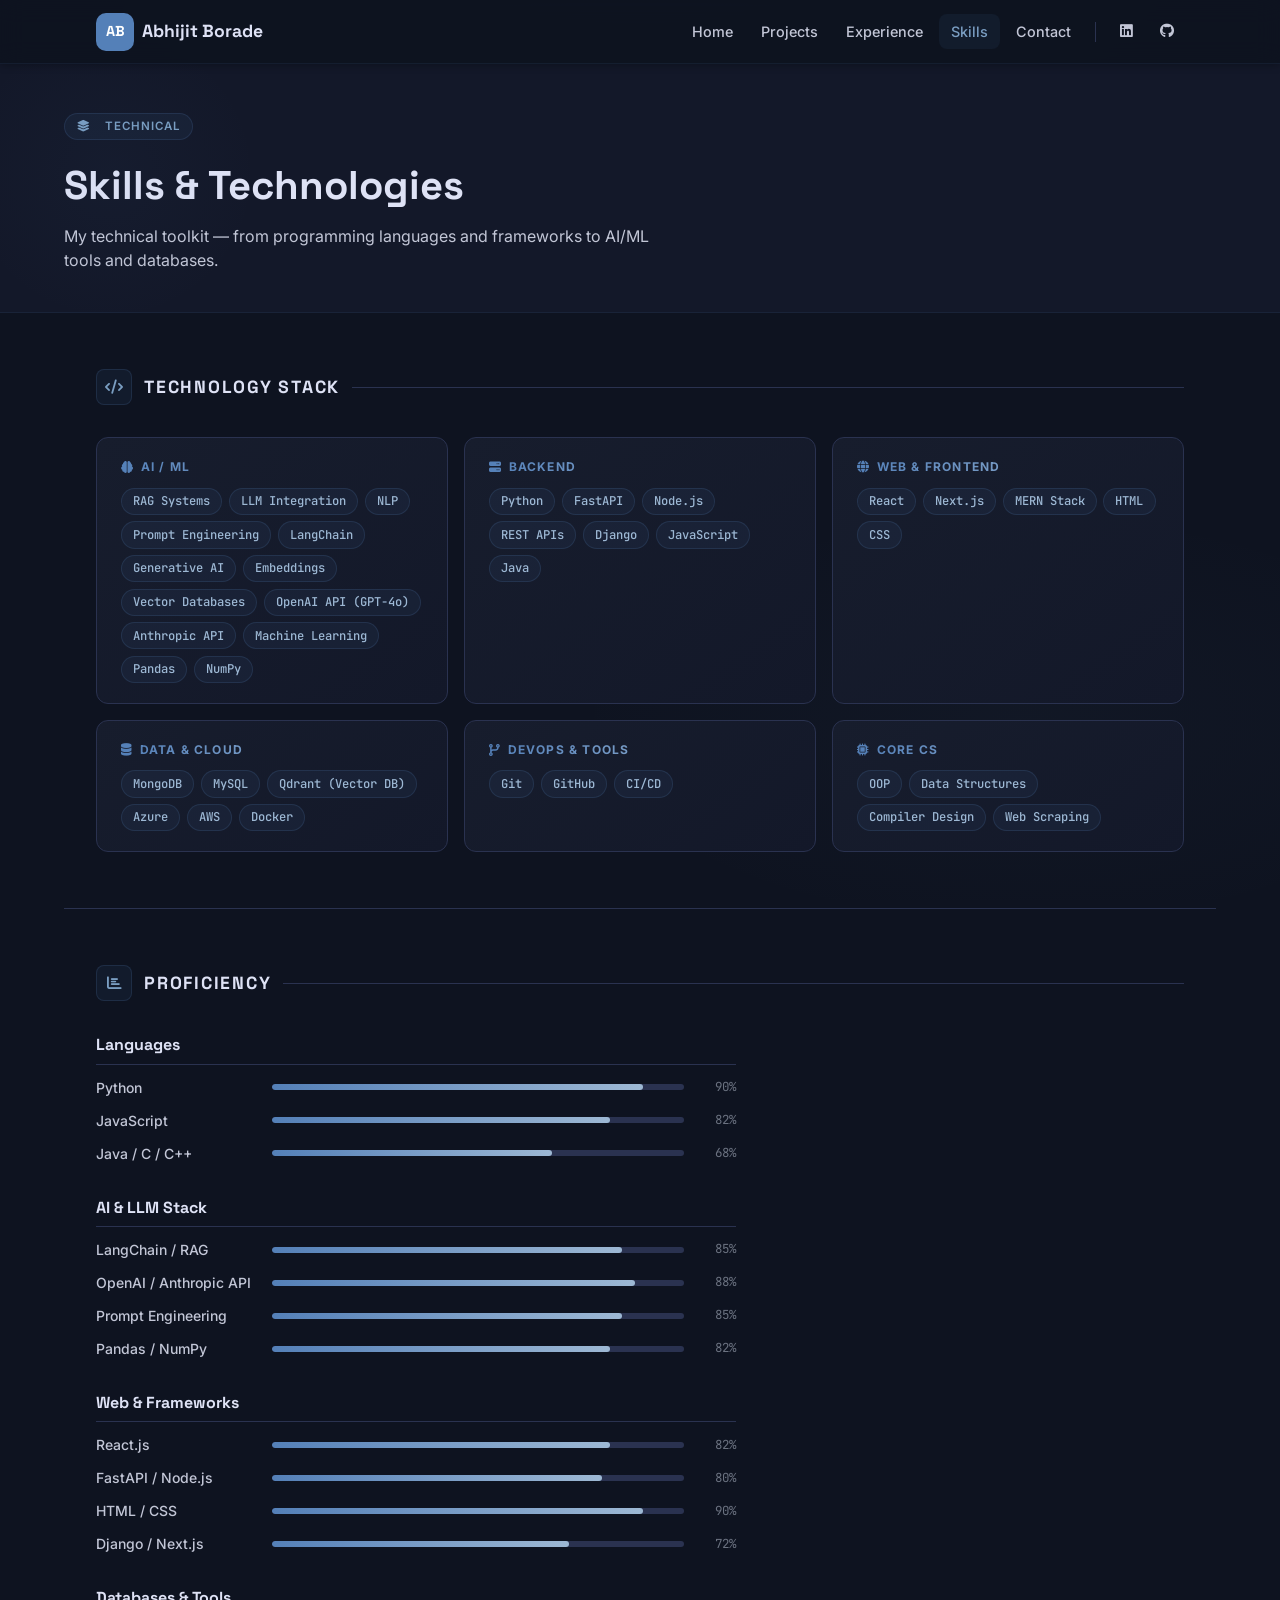
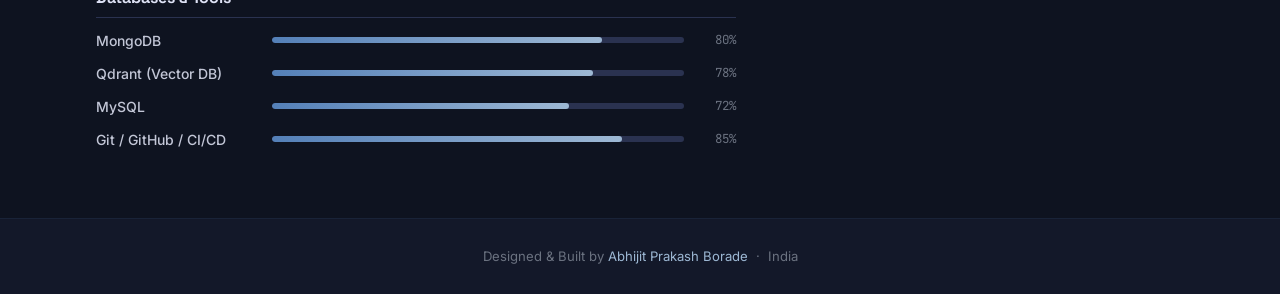
<file: skills.html>
<!DOCTYPE html>
<html lang="en">
<head>
  <meta charset="UTF-8">
  <meta name="viewport" content="width=device-width, initial-scale=1">
  <meta name="theme-color" content="#0e1320">
  <title>Skills | Abhijit Borade</title>
  <meta name="description" content="Abhijit Prakash Borade's technical skills — programming languages, web development, AI/ML, databases and tools.">
  <meta name="author" content="Abhijit Prakash Borade">
  <link rel="icon" href="data:image/svg+xml,<svg xmlns='http://www.w3.org/2000/svg' viewBox='0 0 100 100'><rect width='100' height='100' rx='20' fill='%233b82f6'/><text x='50' y='68' font-size='50' font-family='Arial' font-weight='bold' fill='white' text-anchor='middle'>AB</text></svg>">
  <link rel="preconnect" href="https://fonts.googleapis.com">
  <link rel="preconnect" href="https://fonts.gstatic.com" crossorigin>
  <link href="https://fonts.googleapis.com/css2?family=Space+Grotesk:wght@500;600;700&family=Inter:wght@400;500;600;700;800&family=JetBrains+Mono:wght@400;500&display=swap" rel="stylesheet">
  <link rel="stylesheet" href="https://cdnjs.cloudflare.com/ajax/libs/font-awesome/6.5.1/css/all.min.css">
  <link rel="stylesheet" href="assets/css/style.css">
  <style>
    .skill-section-title {
      font-family: 'Space Grotesk', sans-serif;
      font-size: 1rem;
      font-weight: 700;
      color: var(--text-bright);
      margin: 2rem 0 0.75rem;
      padding-bottom: 0.4rem;
      border-bottom: 1px solid var(--border);
    }
    .skill-bar-row {
      display: flex;
      align-items: center;
      gap: 1rem;
      margin-bottom: 0.75rem;
    }
    .skill-bar-label {
      min-width: 160px;
      font-size: 0.875rem;
      color: var(--text);
      font-weight: 500;
    }
    .skill-bar-track {
      flex: 1;
      height: 6px;
      background: var(--border);
      border-radius: 99px;
      overflow: hidden;
    }
    .skill-bar-fill {
      height: 100%;
      border-radius: 99px;
      background: linear-gradient(90deg, var(--primary), var(--accent));
      width: 0;
      transition: width 1.2s cubic-bezier(0.22, 1, 0.36, 1);
    }
    .skill-bar-pct {
      min-width: 36px;
      font-size: 0.78rem;
      color: var(--text-muted);
      font-family: 'JetBrains Mono', monospace;
      text-align: right;
    }
  </style>
</head>
<body>
  <a id="skip-to-content" href="#content">Skip to the content.</a>

  <nav class="nav-bar" role="navigation" aria-label="Main navigation">
    <div class="nav-container">
      <a class="nav-brand" href="index.html">
        <span class="nav-brand__logo">AB</span>
        <span>Abhijit Borade</span>
      </a>
      <input type="checkbox" id="nav-toggle" class="nav-toggle-checkbox" aria-hidden="true">
      <label for="nav-toggle" class="nav-toggle-label" aria-label="Toggle navigation"><span></span></label>
      <ul class="nav-links">
        <li><a href="index.html">Home</a></li>
        <li><a href="projects.html">Projects</a></li>
        <li><a href="experience.html">Experience</a></li>
        <li><a href="skills.html" class="nav-active">Skills</a></li>
        <li><a href="index.html#contact">Contact</a></li>
        <li class="nav-divider" aria-hidden="true"></li>
        <li class="nav-social"><a href="https://www.linkedin.com/in/abhijit-borade-ab0b96265" target="_blank" rel="noopener" aria-label="LinkedIn"><i class="fab fa-linkedin"></i></a></li>
        <li class="nav-social"><a href="https://github.com/abhijitprakashborade" target="_blank" rel="noopener" aria-label="GitHub"><i class="fab fa-github"></i></a></li>
      </ul>
    </div>
  </nav>

  <header class="page-hero">
    <div class="page-hero-inner">
      <div class="page-hero-badge"><i class="fas fa-layer-group"></i>&nbsp; Technical</div>
      <h1 class="page-hero-title">Skills &amp; Technologies</h1>
      <p class="page-hero-sub">My technical toolkit — from programming languages and frameworks to AI/ML tools and databases.</p>
    </div>
  </header>

  <main id="content" role="main">

    <!-- Skill Cards -->
    <section class="section-wrap" aria-labelledby="tech-heading">
      <div class="section-header">
        <div class="section-icon"><i class="fas fa-code"></i></div>
        <h2 class="section-title" id="tech-heading">Technology Stack</h2>
        <div class="section-title-line"></div>
      </div>
      <div class="skills-grid">
        <div class="skill-card">
          <div class="skill-category"><i class="fas fa-brain" style="margin-right:0.4rem;"></i>AI / ML</div>
          <div class="skill-tags">
            <span class="skill-tag">RAG Systems</span>
            <span class="skill-tag">LLM Integration</span>
            <span class="skill-tag">NLP</span>
            <span class="skill-tag">Prompt Engineering</span>
            <span class="skill-tag">LangChain</span>
            <span class="skill-tag">Generative AI</span>
            <span class="skill-tag">Embeddings</span>
            <span class="skill-tag">Vector Databases</span>
            <span class="skill-tag">OpenAI API (GPT-4o)</span>
            <span class="skill-tag">Anthropic API</span>
            <span class="skill-tag">Machine Learning</span>
            <span class="skill-tag">Pandas</span>
            <span class="skill-tag">NumPy</span>
          </div>
        </div>
        <div class="skill-card">
          <div class="skill-category"><i class="fas fa-server" style="margin-right:0.4rem;"></i>Backend</div>
          <div class="skill-tags">
            <span class="skill-tag">Python</span>
            <span class="skill-tag">FastAPI</span>
            <span class="skill-tag">Node.js</span>
            <span class="skill-tag">REST APIs</span>
            <span class="skill-tag">Django</span>
            <span class="skill-tag">JavaScript</span>
            <span class="skill-tag">Java</span>
          </div>
        </div>
        <div class="skill-card">
          <div class="skill-category"><i class="fas fa-globe" style="margin-right:0.4rem;"></i>Web &amp; Frontend</div>
          <div class="skill-tags">
            <span class="skill-tag">React</span>
            <span class="skill-tag">Next.js</span>
            <span class="skill-tag">MERN Stack</span>
            <span class="skill-tag">HTML</span>
            <span class="skill-tag">CSS</span>
          </div>
        </div>
        <div class="skill-card">
          <div class="skill-category"><i class="fas fa-database" style="margin-right:0.4rem;"></i>Data &amp; Cloud</div>
          <div class="skill-tags">
            <span class="skill-tag">MongoDB</span>
            <span class="skill-tag">MySQL</span>
            <span class="skill-tag">Qdrant (Vector DB)</span>
            <span class="skill-tag">Azure</span>
            <span class="skill-tag">AWS</span>
            <span class="skill-tag">Docker</span>
          </div>
        </div>
        <div class="skill-card">
          <div class="skill-category"><i class="fas fa-code-branch" style="margin-right:0.4rem;"></i>DevOps &amp; Tools</div>
          <div class="skill-tags">
            <span class="skill-tag">Git</span>
            <span class="skill-tag">GitHub</span>
            <span class="skill-tag">CI/CD</span>
          </div>
        </div>
        <div class="skill-card">
          <div class="skill-category"><i class="fas fa-microchip" style="margin-right:0.4rem;"></i>Core CS</div>
          <div class="skill-tags">
            <span class="skill-tag">OOP</span>
            <span class="skill-tag">Data Structures</span>
            <span class="skill-tag">Compiler Design</span>
            <span class="skill-tag">Web Scraping</span>
          </div>
        </div>
      </div>
    </section>

    <hr class="section-divider">

    <!-- Proficiency Bars -->
    <section class="section-wrap" aria-labelledby="prof-heading">
      <div class="section-header">
        <div class="section-icon"><i class="fas fa-chart-bar"></i></div>
        <h2 class="section-title" id="prof-heading">Proficiency</h2>
        <div class="section-title-line"></div>
      </div>
      <div style="max-width: 640px;">

        <div class="skill-section-title">Languages</div>
        <div class="skill-bar-row">
          <span class="skill-bar-label">Python</span>
          <div class="skill-bar-track"><div class="skill-bar-fill" data-pct="90"></div></div>
          <span class="skill-bar-pct">90%</span>
        </div>
        <div class="skill-bar-row">
          <span class="skill-bar-label">JavaScript</span>
          <div class="skill-bar-track"><div class="skill-bar-fill" data-pct="82"></div></div>
          <span class="skill-bar-pct">82%</span>
        </div>
        <div class="skill-bar-row">
          <span class="skill-bar-label">Java / C / C++</span>
          <div class="skill-bar-track"><div class="skill-bar-fill" data-pct="68"></div></div>
          <span class="skill-bar-pct">68%</span>
        </div>

        <div class="skill-section-title">AI &amp; LLM Stack</div>
        <div class="skill-bar-row">
          <span class="skill-bar-label">LangChain / RAG</span>
          <div class="skill-bar-track"><div class="skill-bar-fill" data-pct="85"></div></div>
          <span class="skill-bar-pct">85%</span>
        </div>
        <div class="skill-bar-row">
          <span class="skill-bar-label">OpenAI / Anthropic API</span>
          <div class="skill-bar-track"><div class="skill-bar-fill" data-pct="88"></div></div>
          <span class="skill-bar-pct">88%</span>
        </div>
        <div class="skill-bar-row">
          <span class="skill-bar-label">Prompt Engineering</span>
          <div class="skill-bar-track"><div class="skill-bar-fill" data-pct="85"></div></div>
          <span class="skill-bar-pct">85%</span>
        </div>
        <div class="skill-bar-row">
          <span class="skill-bar-label">Pandas / NumPy</span>
          <div class="skill-bar-track"><div class="skill-bar-fill" data-pct="82"></div></div>
          <span class="skill-bar-pct">82%</span>
        </div>

        <div class="skill-section-title">Web &amp; Frameworks</div>
        <div class="skill-bar-row">
          <span class="skill-bar-label">React.js</span>
          <div class="skill-bar-track"><div class="skill-bar-fill" data-pct="82"></div></div>
          <span class="skill-bar-pct">82%</span>
        </div>
        <div class="skill-bar-row">
          <span class="skill-bar-label">FastAPI / Node.js</span>
          <div class="skill-bar-track"><div class="skill-bar-fill" data-pct="80"></div></div>
          <span class="skill-bar-pct">80%</span>
        </div>
        <div class="skill-bar-row">
          <span class="skill-bar-label">HTML / CSS</span>
          <div class="skill-bar-track"><div class="skill-bar-fill" data-pct="90"></div></div>
          <span class="skill-bar-pct">90%</span>
        </div>
        <div class="skill-bar-row">
          <span class="skill-bar-label">Django / Next.js</span>
          <div class="skill-bar-track"><div class="skill-bar-fill" data-pct="72"></div></div>
          <span class="skill-bar-pct">72%</span>
        </div>

        <div class="skill-section-title">Databases &amp; Tools</div>
        <div class="skill-bar-row">
          <span class="skill-bar-label">MongoDB</span>
          <div class="skill-bar-track"><div class="skill-bar-fill" data-pct="80"></div></div>
          <span class="skill-bar-pct">80%</span>
        </div>
        <div class="skill-bar-row">
          <span class="skill-bar-label">Qdrant (Vector DB)</span>
          <div class="skill-bar-track"><div class="skill-bar-fill" data-pct="78"></div></div>
          <span class="skill-bar-pct">78%</span>
        </div>
        <div class="skill-bar-row">
          <span class="skill-bar-label">MySQL</span>
          <div class="skill-bar-track"><div class="skill-bar-fill" data-pct="72"></div></div>
          <span class="skill-bar-pct">72%</span>
        </div>
        <div class="skill-bar-row">
          <span class="skill-bar-label">Git / GitHub / CI/CD</span>
          <div class="skill-bar-track"><div class="skill-bar-fill" data-pct="85"></div></div>
          <span class="skill-bar-pct">85%</span>
        </div>
      </div>
    </section>

  </main>

  <footer class="site-footer" role="contentinfo">
    <p>Designed &amp; Built by <a href="index.html">Abhijit Prakash Borade</a> &nbsp;·&nbsp; India</p>
  </footer>

  <script>
    // Animate skill bars on scroll into view
    const bars = document.querySelectorAll('.skill-bar-fill');
    const barObs = new IntersectionObserver(entries => {
      entries.forEach(e => {
        if (e.isIntersecting) {
          e.target.style.width = e.target.dataset.pct + '%';
          barObs.unobserve(e.target);
        }
      });
    }, { threshold: 0.2 });
    bars.forEach(b => barObs.observe(b));

    // Fade-up cards
    const obs = new IntersectionObserver(e=>e.forEach(x=>{if(x.isIntersecting){x.target.classList.add('in-view');obs.unobserve(x.target);}}),{threshold:0.1});
    document.querySelectorAll('.skill-card').forEach(el=>{el.style.opacity='0';el.style.transform='translateY(16px)';el.style.transition='opacity 0.5s ease,transform 0.5s ease';obs.observe(el);});
    const s=document.createElement('style');s.textContent='.in-view{opacity:1!important;transform:none!important;}';document.head.appendChild(s);
  </script>
</body>
</html>
</file>
<file: assets/css/style.css>
/* =====================================================
   ABHIJIT PRAKASH BORADE — PORTFOLIO
   Dark-mode design inspired by saurabhharak.github.io
   ===================================================== */

@import url('https://fonts.googleapis.com/css2?family=Space+Grotesk:wght@500;600;700&family=Inter:wght@400;500;600;700;800&family=JetBrains+Mono:wght@400;500&display=swap');

/* ─── CSS Variables — Peaceful Slate-Blue ─── */
:root {
  /* Backgrounds — Saurabh dark, same warm navy */
  --bg:         #0e1320;
  --bg-surface: #131829;
  --bg-card:    #171d2d;

  /* Borders — very subtle */
  --border:     #2a3250;

  /* ── PEACEFUL Slate-Blue (desaturated, muted) ── */
  --primary:      #5480b8;   /* muted slate blue — not vivid */
  --primary-dim:  #4570a8;
  --primary-glow: rgba(84,128,184,0.12);
  --secondary:    #7a9ec2;   /* soft steel blue */
  --accent:       #9db8d4;   /* very pale blue */
  --accent2:      #bfd3e8;   /* near-white blue */

  /* Text — Saurabh exact, kept */
  --text:       #c2c6d6;
  --text-bright:#dee2f5;
  --text-muted: #6b7280;

  /* Links & tags — soft pale blue */
  --link:       #9db8d4;
  --tag-bg:     rgba(84,128,184,0.09);
  --tag-color:  #9db8d4;

  /* Misc */
  --radius:     0.5rem;
  --radius-lg:  0.75rem;
  --shadow:     0 2px 16px rgba(0,0,0,0.35);
  --nav-h:      64px;
  --transition: 0.2s ease;
}

/* ── Peaceful utility overrides — all muted slate-blue ── */

.c-blue:hover,.c-purple:hover,.c-teal:hover,.c-orange:hover,.c-pink:hover,.c-green:hover {
  border-color:rgba(84,128,184,0.3) !important;
  box-shadow:none !important;
}
.c-blue::after,.c-purple::after,.c-teal::after,.c-orange::after,.c-pink::after,.c-green::after,
.c-blue.project-card::before,.c-purple.project-card::before,.c-teal.project-card::before,.c-orange.project-card::before,.c-pink.project-card::before {
  background:linear-gradient(90deg,var(--primary),var(--secondary)) !important;
}
.c-blue .skill-category,.c-purple .skill-category,.c-teal .skill-category,.c-orange .skill-category,.c-pink .skill-category,.c-green .skill-category,
.c-blue .timeline-org,.c-purple .timeline-org,.c-teal .timeline-org,.c-orange .timeline-org {
  background:linear-gradient(90deg,var(--secondary) 0%,var(--accent) 100%) !important;
  -webkit-background-clip:text !important; -webkit-text-fill-color:transparent !important; background-clip:text !important;
}
.c-blue .skill-tag,.c-purple .skill-tag,.c-teal .skill-tag,.c-orange .skill-tag,.c-pink .skill-tag,.c-green .skill-tag,
.c-blue .project-tag,.c-purple .project-tag,.c-teal .project-tag,.c-orange .project-tag {
  background:rgba(84,128,184,0.08) !important; color:#9db8d4 !important; border-color:rgba(84,128,184,0.2) !important;
}
.c-blue .skill-tag:hover,.c-purple .skill-tag:hover,.c-teal .skill-tag:hover,.c-orange .skill-tag:hover,.c-pink .skill-tag:hover,.c-green .skill-tag:hover {
  background:rgba(84,128,184,0.15) !important; color:var(--text-bright) !important; border-color:rgba(84,128,184,0.35) !important;
}
.c-blue .project-icon,.c-purple .project-icon,.c-teal .project-icon,.c-orange .project-icon,.c-pink .project-icon,
.c-blue .cert-icon,.c-purple .cert-icon,.c-teal .cert-icon,.c-orange .cert-icon,.c-pink .cert-icon,
.c-blue .section-icon,.c-purple .section-icon,.c-teal .section-icon,.c-orange .section-icon {
  background:rgba(84,128,184,0.1) !important; color:var(--secondary) !important; border-color:rgba(84,128,184,0.2) !important;
}
.c-blue .timeline-dot,.c-purple .timeline-dot,.c-teal .timeline-dot,.c-orange .timeline-dot {
  background:var(--primary) !important; box-shadow:0 0 0 3px rgba(84,128,184,0.15) !important;
}
.c-blue .timeline-body:hover,.c-purple .timeline-body:hover,.c-teal .timeline-body:hover,.c-orange .timeline-body:hover {
  border-color:rgba(84,128,184,0.25) !important; box-shadow:none !important;
}
.c-blue .timeline-grade,.c-purple .timeline-grade,.c-teal .timeline-grade,.c-orange .timeline-grade {
  background:rgba(84,128,184,0.08) !important; color:var(--secondary) !important; border-color:rgba(84,128,184,0.2) !important;
}
.c-blue .cert-item:hover,.c-purple .cert-item:hover,.c-teal .cert-item:hover,.c-orange .cert-item:hover,.c-pink .cert-item:hover {
  border-color:rgba(84,128,184,0.28) !important; box-shadow:none !important;
}
.si-blue,.si-purple,.si-teal,.si-orange,.si-pink,.si-green {
  background:rgba(84,128,184,0.1) !important; color:var(--secondary) !important; border-color:rgba(84,128,184,0.2) !important;
}
.cc-blue:hover,.cc-purple:hover,.cc-teal:hover,.cc-orange:hover {
  border-color:var(--secondary) !important; box-shadow:none !important;
}
.cc-blue .contact-card-icon,.cc-purple .contact-card-icon,.cc-teal .contact-card-icon,.cc-orange .contact-card-icon {
  background:rgba(84,128,184,0.1) !important; color:var(--secondary) !important; border-color:rgba(84,128,184,0.2) !important;
}
.ec-purple,.ec-teal,.ec-orange { color:var(--secondary) !important; }

/* Stat colours — muted blue shades */
.stat-blue  { background:linear-gradient(135deg,var(--text-bright) 0%,#7a9ec2 100%); -webkit-background-clip:text; -webkit-text-fill-color:transparent; background-clip:text; }
.stat-teal  { background:linear-gradient(135deg,var(--text-bright) 0%,#8fb4cc 100%); -webkit-background-clip:text; -webkit-text-fill-color:transparent; background-clip:text; }
.stat-purple{ background:linear-gradient(135deg,var(--text-bright) 0%,#9db8d4 100%); -webkit-background-clip:text; -webkit-text-fill-color:transparent; background-clip:text; }
.stat-orange{ background:linear-gradient(135deg,var(--text-bright) 0%,#aac6da 100%); -webkit-background-clip:text; -webkit-text-fill-color:transparent; background-clip:text; }
.stat-pink  { background:linear-gradient(135deg,var(--text-bright) 0%,#bfd3e8 100%); -webkit-background-clip:text; -webkit-text-fill-color:transparent; background-clip:text; }

/* ─── Reset / Base ──────────────────────────────────── */
*, *::before, *::after { box-sizing: border-box; margin: 0; padding: 0; }

html { scroll-behavior: smooth; }

body {
  font-family: 'Inter', 'Open Sans', 'Helvetica Neue', Arial, sans-serif;
  font-size: 16px;
  line-height: 1.5;
  color: var(--text);
  background: var(--bg);
  background-image:
    radial-gradient(ellipse 80% 50% at 50% -10%, rgba(84,128,184,0.05) 0%, transparent 60%),
    radial-gradient(ellipse 60% 40% at 80% 80%, rgba(122,158,194,0.03) 0%, transparent 60%);
  background-attachment: fixed;
  min-height: 100vh;
}

a { color: var(--link); text-decoration: none; transition: color var(--transition); }
a:hover { color: var(--text-bright); text-decoration: underline; }

img { max-width: 100%; display: block; }

ul { list-style: none; }

/* ─── Skip Link ─────────────────────────────────────── */
#skip-to-content {
  position: absolute;
  height: 1px; width: 1px;
  overflow: hidden;
  top: -10px;
  left: 0;
}
#skip-to-content:focus {
  position: fixed;
  top: 10px; left: 10px;
  height: auto; width: auto;
  background: var(--primary);
  color: #fff;
  padding: 0.5rem 1rem;
  border-radius: var(--radius);
  z-index: 9999;
  outline: 3px solid #fff;
}

/* ─── Navigation ────────────────────────────────────── */
.nav-bar {
  position: sticky;
  top: 0;
  z-index: 100;
  background: rgba(14,19,32,0.95);
  backdrop-filter: blur(12px);
  -webkit-backdrop-filter: blur(12px);
  border-bottom: 1px solid rgba(84,128,184,0.1);
  height: var(--nav-h);
  box-shadow: 0 1px 8px rgba(0,0,0,0.3);
}

.nav-container {
  max-width: 72rem;
  margin: 0 auto;
  padding: 0 2rem;
  height: 100%;
  display: flex;
  align-items: center;
  gap: 2rem;
}

.nav-brand {
  display: flex;
  align-items: center;
  gap: 0.5rem;
  font-family: 'Space Grotesk', sans-serif;
  font-weight: 700;
  font-size: 1.1rem;
  color: var(--text-bright);
  text-decoration: none;
  flex-shrink: 0;
}
.nav-brand:hover { color: var(--text-bright); text-decoration: none; }

.nav-brand__logo {
  display: inline-flex;
  align-items: center;
  justify-content: center;
  width: 38px; height: 38px;
  background: var(--primary);
  color: #fff;
  border-radius: 10px;
  font-size: 0.9rem;
  font-weight: 700;
  letter-spacing: -0.5px;
  flex-shrink: 0;
  box-shadow: none;
}

/* hamburger */
.nav-toggle-checkbox { display: none; }
.nav-toggle-label {
  display: none;
  cursor: pointer;
  margin-left: auto;
  flex-direction: column;
  gap: 5px;
  padding: 4px;
}
.nav-toggle-label span,
.nav-toggle-label span::before,
.nav-toggle-label span::after {
  display: block;
  width: 24px; height: 2px;
  background: var(--text);
  border-radius: 2px;
  transition: transform 0.3s, opacity 0.3s;
  position: relative;
}
.nav-toggle-label span::before,
.nav-toggle-label span::after {
  content: '';
  position: absolute;
}
.nav-toggle-label span::before { top: -7px; }
.nav-toggle-label span::after  { top:  7px; }

.nav-links {
  display: flex;
  align-items: center;
  gap: 0.25rem;
  margin-left: auto;
}

.nav-links li a {
  display: inline-block;
  padding: 0.4rem 0.75rem;
  border-radius: var(--radius);
  font-size: 0.9rem;
  font-weight: 500;
  color: var(--text);
  transition: background var(--transition), color var(--transition);
}
.nav-links li a:hover,
.nav-links li a.nav-active {
  background: rgba(84,128,184,0.08);
  color: var(--secondary);
  text-decoration: none;
}

.nav-divider {
  width: 1px;
  height: 20px;
  background: var(--border);
  margin: 0 0.5rem;
}

.nav-social a {
  display: inline-flex;
  align-items: center;
  justify-content: center;
  width: 36px; height: 36px;
  border-radius: var(--radius);
  color: var(--text-muted);
  font-size: 1rem;
  transition: color var(--transition), background var(--transition);
}
.nav-social a:hover { color: var(--primary); background: var(--tag-bg); text-decoration: none; }

/* ─── Hero Section ──────────────────────────────────── */
.hero-section {
  max-width: 72rem;
  margin: 0 auto;
  padding: 5rem 2rem 4rem;
  display: grid;
  grid-template-columns: 1fr auto;
  gap: 3rem;
  align-items: center;
}

.hero-content { max-width: 640px; }

.hero-badge {
  display: inline-flex;
  align-items: center;
  gap: 0.4rem;
  background: rgba(84,128,184,0.08);
  color: var(--secondary);
  border: 1px solid rgba(84,128,184,0.2);
  border-radius: 99px;
  padding: 0.3rem 0.85rem;
  font-size: 0.75rem;
  font-weight: 600;
  letter-spacing: 0.08em;
  text-transform: uppercase;
  margin-bottom: 1.25rem;
  box-shadow: none;
}
.hero-badge i { font-size: 0.7rem; }

.hero-name {
  font-family: 'Space Grotesk', sans-serif;
  font-size: clamp(2.2rem, 5vw, 3.5rem);
  font-weight: 700;
  background: linear-gradient(135deg, #dee2f5 0%, #9db8d4 50%, #7a9ec2 100%);
  -webkit-background-clip: text;
  -webkit-text-fill-color: transparent;
  background-clip: text;
  line-height: 1.1;
  margin-bottom: 0.75rem;
  letter-spacing: -0.03em;
}

.hero-title {
  font-size: 1.05rem;
  font-weight: 600;
  background: linear-gradient(90deg, var(--secondary) 0%, var(--accent) 100%);
  -webkit-background-clip: text;
  -webkit-text-fill-color: transparent;
  background-clip: text;
  margin-bottom: 1rem;
  letter-spacing: 0.01em;
  opacity: 0.85;
}

.hero-tagline {
  font-size: 1rem;
  color: var(--text);
  line-height: 1.7;
  margin-bottom: 2rem;
  max-width: 520px;
}

.hero-social {
  display: flex;
  gap: 0.75rem;
  margin-bottom: 2rem;
}
.hero-social a {
  display: inline-flex;
  align-items: center;
  justify-content: center;
  width: 40px; height: 40px;
  border: 1px solid var(--border);
  border-radius: var(--radius);
  color: var(--text-muted);
  font-size: 1.1rem;
  transition: all var(--transition);
}
.hero-social a:hover {
  color: var(--primary);
  border-color: rgba(84,128,184,0.35);
  background: rgba(84,128,184,0.07);
  text-decoration: none;
  transform: translateY(-2px);
}

.hero-actions { display: flex; gap: 1rem; flex-wrap: wrap; }

/* Primary button — ghost/outline style, peaceful */
.hero-resume-btn {
  display: inline-flex;
  align-items: center;
  gap: 0.5rem;
  padding: 0.65rem 1.4rem;
  background: rgba(84,128,184,0.12);
  color: var(--secondary);
  border: 1px solid rgba(84,128,184,0.35);
  border-radius: var(--radius);
  font-size: 0.9rem;
  font-weight: 600;
  transition: all var(--transition);
  box-shadow: none;
  position: relative;
  overflow: hidden;
}
.hero-resume-btn::before { display: none; }
.hero-resume-btn:hover {
  background: rgba(84,128,184,0.2);
  color: var(--text-bright);
  border-color: rgba(84,128,184,0.5);
  text-decoration: none;
  transform: translateY(-2px);
  box-shadow: none;
}
.hero-resume-btn:hover::before { opacity: 1; }

.hero-contact-btn {
  display: inline-flex;
  align-items: center;
  gap: 0.5rem;
  padding: 0.65rem 1.4rem;
  background: transparent;
  color: var(--text);
  border: 1px solid rgba(84,128,184,0.2);
  border-radius: var(--radius);
  font-size: 0.9rem;
  font-weight: 600;
  transition: all var(--transition);
}
.hero-contact-btn:hover {
  color: var(--secondary);
  border-color: rgba(84,128,184,0.4);
  background: rgba(84,128,184,0.07);
  text-decoration: none;
  transform: translateY(-2px);
  box-shadow: none;
}

/* Hero Avatar */
.hero-avatar-wrap {
  position: relative;
  flex-shrink: 0;
}
.hero-avatar {
  width: 220px; height: 220px;
  border-radius: 50%;
  object-fit: cover;
  border: 1px solid rgba(84,128,184,0.25);
  box-shadow: none;
  position: relative;
  z-index: 1;
}
.hero-avatar-glow {
  position: absolute;
  inset: -16px;
  border-radius: 50%;
  background: radial-gradient(circle,
    rgba(84,128,184,0.1) 0%,
    rgba(122,158,194,0.04) 40%,
    transparent 70%);
  z-index: 0;
  animation: pulse-glow 5s ease-in-out infinite;
}
@keyframes pulse-glow {
  0%, 100% { opacity: 0.6; transform: scale(1); }
  50%       { opacity: 1;   transform: scale(1.05); }
}

/* ─── Stats Strip ───────────────────────────────────── */
.stats-strip {
  background: var(--bg-surface);
  border-top: 1px solid rgba(84,128,184,0.1);
  border-bottom: 1px solid rgba(84,128,184,0.1);
}
.stats-inner {
  max-width: 72rem;
  margin: 0 auto;
  padding: 1.5rem 2rem;
  display: flex;
  gap: 2rem;
  flex-wrap: wrap;
}
.stat-item {
  display: flex;
  flex-direction: column;
  gap: 0.15rem;
}
.stat-value {
  font-family: 'Space Grotesk', sans-serif;
  font-size: 1.5rem;
  font-weight: 700;
  background: linear-gradient(135deg, var(--text-bright) 0%, var(--secondary) 100%);
  -webkit-background-clip: text;
  -webkit-text-fill-color: transparent;
  background-clip: text;
  line-height: 1;
}
.stat-label {
  font-size: 0.72rem;
  color: var(--text-muted);
  letter-spacing: 0.08em;
  text-transform: uppercase;
}

/* ─── Section Layout ────────────────────────────────── */
.section-wrap {
  max-width: 72rem;
  margin: 0 auto;
  padding: 3.5rem 2rem;
}

.section-header {
  display: flex;
  align-items: center;
  gap: 0.75rem;
  margin-bottom: 2rem;
}
.section-icon {
  display: inline-flex;
  align-items: center;
  justify-content: center;
  width: 36px; height: 36px;
  background: rgba(84,128,184,0.08);
  color: var(--secondary);
  border: 1px solid rgba(84,128,184,0.18);
  border-radius: var(--radius);
  font-size: 0.9rem;
  flex-shrink: 0;
}
.section-title {
  font-family: 'Space Grotesk', sans-serif;
  font-size: 1.1rem;
  font-weight: 700;
  color: var(--text-bright);
  text-transform: uppercase;
  letter-spacing: 0.1em;
}
.section-title-line {
  flex: 1;
  height: 1px;
  background: var(--border);
}

/* ─── Skills Section ────────────────────────────────── */
.skills-grid {
  display: grid;
  grid-template-columns: repeat(auto-fill, minmax(280px, 1fr));
  gap: 1rem;
}
.skill-card {
  background: linear-gradient(145deg, var(--bg-card) 0%, var(--bg-surface) 100%);
  border: 1px solid var(--border);
  border-radius: var(--radius-lg);
  padding: 1.25rem 1.5rem;
  transition: border-color var(--transition), transform var(--transition), box-shadow var(--transition);
  position: relative;
  overflow: hidden;
}
.skill-card::after {
  content: '';
  position: absolute;
  top: 0; left: 0; right: 0;
  height: 2px;
  background: linear-gradient(90deg, var(--primary), var(--accent));
  opacity: 0;
  transition: opacity var(--transition);
}
.skill-card:hover {
  border-color: rgba(84,128,184,0.28);
  transform: translateY(-2px);
  box-shadow: none;
}
.skill-card:hover::after { opacity: 1; }
.skill-category {
  font-size: 0.75rem;
  font-weight: 700;
  background: linear-gradient(90deg, var(--primary) 0%, var(--accent) 100%);
  -webkit-background-clip: text;
  -webkit-text-fill-color: transparent;
  background-clip: text;
  text-transform: uppercase;
  letter-spacing: 0.1em;
  margin-bottom: 0.7rem;
}
.skill-tags { display: flex; flex-wrap: wrap; gap: 0.4rem; }
.skill-tag {
  background: rgba(84,128,184,0.08);
  color: #9db8d4;
  border: 1px solid rgba(84,128,184,0.18);
  border-radius: 99px;
  padding: 0.22rem 0.7rem;
  font-size: 0.76rem;
  font-weight: 500;
  font-family: 'JetBrains Mono', monospace;
  transition: all var(--transition);
}
.skill-tag:hover {
  background: rgba(84,128,184,0.15);
  color: var(--text-bright);
  border-color: rgba(84,128,184,0.35);
  box-shadow: none;
}

/* ─── Timeline (Education / Experience) ─────────────── */
.timeline { display: flex; flex-direction: column; gap: 1.5rem; }
.timeline-item {
  display: grid;
  grid-template-columns: auto 1fr;
  gap: 0 1.25rem;
}
.timeline-dot-col {
  display: flex;
  flex-direction: column;
  align-items: center;
  padding-top: 0.3rem;
}
.timeline-dot {
  width: 12px; height: 12px;
  border-radius: 50%;
  background: var(--primary);
  border: 2px solid var(--bg);
  box-shadow: 0 0 0 3px rgba(84,128,184,0.15);
  flex-shrink: 0;
}
.timeline-line {
  width: 2px;
  flex: 1;
  background: var(--border);
  margin-top: 4px;
}
.timeline-body {
  background: var(--bg-card);
  border: 1px solid var(--border);
  border-radius: var(--radius-lg);
  padding: 1.25rem 1.5rem;
  margin-bottom: 0;
  transition: border-color var(--transition), box-shadow var(--transition);
}
.timeline-body:hover {
  border-color: rgba(84,128,184,0.25);
  box-shadow: none;
}

.timeline-header {
  display: flex;
  justify-content: space-between;
  align-items: flex-start;
  gap: 1rem;
  flex-wrap: wrap;
  margin-bottom: 0.25rem;
}
.timeline-title {
  font-family: 'Space Grotesk', sans-serif;
  font-size: 1rem;
  font-weight: 700;
  color: var(--text-bright);
}
.timeline-date {
  font-size: 0.8rem;
  color: var(--text-muted);
  font-family: 'JetBrains Mono', monospace;
  white-space: nowrap;
}
.timeline-org {
  font-size: 0.875rem;
  font-weight: 600;
  background: linear-gradient(90deg, var(--secondary) 0%, var(--accent) 100%);
  -webkit-background-clip: text;
  -webkit-text-fill-color: transparent;
  background-clip: text;
  margin-bottom: 0.2rem;
}
.timeline-sub {
  font-size: 0.8rem;
  color: var(--text-muted);
  font-style: italic;
  margin-bottom: 0.75rem;
}
.timeline-grade {
  display: inline-block;
  background: rgba(84,128,184,0.08);
  color: var(--secondary);
  border: 1px solid rgba(84,128,184,0.18);
  border-radius: var(--radius);
  padding: 0.15rem 0.5rem;
  font-size: 0.78rem;
  font-family: 'JetBrains Mono', monospace;
  margin-top: 0.25rem;
}
.timeline-bullets {
  list-style: none;
  padding: 0;
  margin: 0;
  display: flex;
  flex-direction: column;
  gap: 0.4rem;
}
.timeline-bullets li {
  padding-left: 1.1rem;
  position: relative;
  font-size: 0.9rem;
  color: var(--text);
  line-height: 1.6;
}
.timeline-bullets li::before {
  content: '▸';
  position: absolute;
  left: 0;
  color: var(--accent);
  font-size: 0.7rem;
  top: 0.2em;
}
.timeline-bullets li strong,
.timeline-bullets li b { color: var(--text-bright); font-weight: 600; }
.highlight-num { color: var(--secondary); font-weight: 600; }

/* ─── Project Cards ─────────────────────────────────── */
.projects-grid {
  display: grid;
  grid-template-columns: repeat(auto-fill, minmax(340px, 1fr));
  gap: 1.25rem;
}
.project-card {
  background: var(--bg-card);
  border: 1px solid var(--border);
  border-radius: var(--radius-lg);
  padding: 1.5rem;
  display: flex;
  flex-direction: column;
  gap: 0.75rem;
  transition: border-color var(--transition), transform var(--transition), box-shadow var(--transition);
  position: relative;
  overflow: hidden;
}
.project-card::before {
  content: '';
  position: absolute;
  top: 0; left: 0; right: 0;
  height: 2px;
  background: linear-gradient(90deg, var(--primary), var(--secondary));
  opacity: 0;
  transition: opacity var(--transition);
}
.project-card:hover {
  border-color: rgba(84,128,184,0.28);
  transform: translateY(-2px);
  box-shadow: none;
}
.project-card:hover::before { opacity: 1; }

.project-card-header { display: flex; align-items: flex-start; justify-content: space-between; gap: 1rem; }
.project-icon {
  width: 42px; height: 42px;
  background: rgba(84,128,184,0.1);
  border: 1px solid rgba(84,128,184,0.2);
  border-radius: var(--radius);
  display: flex;
  align-items: center;
  justify-content: center;
  color: var(--secondary);
  font-size: 1.1rem;
  flex-shrink: 0;
}
.project-links { display: flex; gap: 0.5rem; }
.project-link {
  display: inline-flex;
  align-items: center;
  justify-content: center;
  width: 30px; height: 30px;
  border: 1px solid var(--border);
  border-radius: var(--radius);
  color: var(--text-muted);
  font-size: 0.85rem;
  transition: all var(--transition);
}
.project-link:hover { color: var(--primary); border-color: var(--primary); background: var(--tag-bg); text-decoration: none; }

.project-name {
  font-family: 'Space Grotesk', sans-serif;
  font-size: 1rem;
  font-weight: 700;
  color: var(--text-bright);
  line-height: 1.3;
}
.project-desc { font-size: 0.875rem; color: var(--text); line-height: 1.6; }
.project-desc strong { color: var(--secondary); font-weight: 600; }
.project-tags { display: flex; flex-wrap: wrap; gap: 0.4rem; margin-top: auto; }
.project-tag {
  background: rgba(84,128,184,0.08);
  color: #9db8d4;
  border: 1px solid rgba(84,128,184,0.18);
  border-radius: 99px;
  padding: 0.15rem 0.6rem;
  font-size: 0.73rem;
  font-family: 'JetBrains Mono', monospace;
  transition: all var(--transition);
}
.project-tag:hover {
  background: rgba(84,128,184,0.15);
  border-color: rgba(84,128,184,0.32);
  color: var(--text-bright);
}

/* ─── Certifications ────────────────────────────────── */
.cert-list { display: flex; flex-direction: column; gap: 0.75rem; }
.cert-item {
  display: flex;
  align-items: center;
  gap: 1rem;
  background: var(--bg-card);
  border: 1px solid var(--border);
  border-radius: var(--radius-lg);
  padding: 1rem 1.25rem;
  transition: all var(--transition);
}
.cert-item:hover {
  border-color: rgba(84,128,184,0.28);
  transform: translateX(4px);
  box-shadow: none;
}
.cert-icon {
  width: 36px; height: 36px;
  background: rgba(84,128,184,0.1);
  border: 1px solid rgba(84,128,184,0.18);
  border-radius: var(--radius);
  display: flex; align-items: center; justify-content: center;
  color: var(--secondary);
  font-size: 1rem;
  flex-shrink: 0;
}
.cert-name { font-size: 0.9rem; font-weight: 600; color: var(--text-bright); }
.cert-issuer { font-size: 0.8rem; color: var(--text-muted); margin-top: 0.1rem; }

/* ─── Extra Curricular / About ──────────────────────── */
.about-card {
  background: var(--bg-card);
  border: 1px solid var(--border);
  border-radius: var(--radius-lg);
  padding: 1.75rem;
}
.extra-list { display: flex; flex-direction: column; gap: 0.75rem; }
.extra-item {
  display: flex;
  align-items: flex-start;
  gap: 0.75rem;
  font-size: 0.9rem;
  color: var(--text);
  line-height: 1.6;
}
.extra-item i { color: var(--primary); margin-top: 0.15rem; flex-shrink: 0; }

/* ─── Contact Section ───────────────────────────────── */
.contact-grid {
  display: grid;
  grid-template-columns: repeat(auto-fit, minmax(300px, 1fr));
  gap: 1.25rem;
}
.contact-card {
  display: flex;
  align-items: center;
  gap: 0.85rem;
  background: var(--bg-card);
  border: 1px solid var(--border);
  border-radius: var(--radius-lg);
  padding: 1rem 1.25rem;
  color: var(--text);
  transition: all var(--transition);
  text-decoration: none;
  min-width: 0; /* prevent flex overflow */
}
.contact-card > div {
  min-width: 0; /* allow text to shrink */
  flex: 1;
}
.contact-card:hover {
  border-color: rgba(84,128,184,0.35);
  color: var(--text-bright);
  transform: translateY(-2px);
  box-shadow: none;
  text-decoration: none;
}
.contact-card-icon {
  width: 38px; height: 38px;
  background: rgba(84,128,184,0.1);
  border: 1px solid rgba(84,128,184,0.18);
  border-radius: var(--radius);
  display: flex; align-items: center; justify-content: center;
  color: var(--secondary);
  font-size: 1rem;
  flex-shrink: 0;
}
.contact-card-label { font-size: 0.72rem; color: var(--text-muted); text-transform: uppercase; letter-spacing: 0.05em; }
.contact-card-value {
  font-size: 0.85rem;
  font-weight: 600;
  color: var(--text-bright);
  overflow-wrap: anywhere;
  word-break: normal;
  white-space: normal;
}

/* ─── Footer ────────────────────────────────────────── */
.site-footer {
  background: var(--bg-surface);
  border-top: 1px solid rgba(84,128,184,0.1);
  padding: 1.75rem 2rem;
  text-align: center;
  font-size: 0.82rem;
  color: var(--text-muted);
}
.site-footer a { color: var(--link); }
.site-footer a:hover { color: var(--text-bright); }

/* ─── Sub-page header ───────────────────────────────── */
.page-hero {
  background: var(--bg-surface);
  border-bottom: 1px solid rgba(84,128,184,0.1);
  padding: 3rem 2rem 2.5rem;
  position: relative;
  overflow: hidden;
}
.page-hero::before {
  content: '';
  position: absolute;
  top: -40px; left: -40px;
  width: 300px; height: 300px;
  background: radial-gradient(circle, rgba(84,128,184,0.04) 0%, transparent 70%);
  pointer-events: none;
}
.page-hero-inner {
  max-width: 72rem;
  margin: 0 auto;
}
.page-hero-badge {
  display: inline-flex;
  align-items: center;
  gap: 0.4rem;
  background: rgba(84,128,184,0.08);
  color: var(--secondary);
  border: 1px solid rgba(84,128,184,0.18);
  border-radius: 99px;
  padding: 0.25rem 0.75rem;
  font-size: 0.72rem;
  font-weight: 600;
  letter-spacing: 0.08em;
  text-transform: uppercase;
  margin-bottom: 1rem;
  box-shadow: none;
}
.page-hero-title {
  font-family: 'Space Grotesk', sans-serif;
  font-size: clamp(1.6rem, 4vw, 2.5rem);
  font-weight: 700;
  color: var(--text-bright);
  margin-bottom: 0.5rem;
}
.page-hero-sub {
  font-size: 1rem;
  color: var(--text);
  max-width: 600px;
}

/* ─── Dividers between page sections ───────────────── */
.section-divider {
  max-width: 72rem;
  margin: 0 auto;
  border: none;
  border-top: 1px solid var(--border);
}

/* ─── Responsive ────────────────────────────────────── */
@media (max-width: 768px) {
  /* Disable animations on mobile — prevents blank dark page on load */
  .fade-up, .fade-up-1, .fade-up-2, .fade-up-3, .fade-up-4, .fade-up-5 {
    animation: none !important;
    opacity: 1 !important;
    transform: none !important;
  }

  .nav-toggle-label { display: flex; }

  .nav-links {
    position: fixed;
    top: var(--nav-h);
    left: 0; right: 0;
    background: var(--bg-surface);
    border-bottom: 1px solid transparent;
    flex-direction: column;
    align-items: flex-start;
    padding: 0;
    gap: 0.25rem;
    max-height: 0;
    overflow: hidden;
    opacity: 0;
    visibility: hidden;
    pointer-events: none;
    z-index: 1000;
    transition: max-height 0.35s ease, padding 0.35s ease, border-color 0.35s ease, opacity 0.35s ease, visibility 0.35s ease;
    margin-left: 0;
  }
  .nav-toggle-checkbox:checked ~ .nav-links {
    max-height: 400px;
    padding: 1rem;
    border-bottom-color: var(--border);
    opacity: 1;
    visibility: visible;
    pointer-events: auto;
  }
  /* Hamburger to X animation */
  .nav-toggle-checkbox:checked ~ .nav-toggle-label span {
    background: transparent;
  }
  .nav-toggle-checkbox:checked ~ .nav-toggle-label span::before {
    transform: rotate(45deg);
    top: 0;
  }
  .nav-toggle-checkbox:checked ~ .nav-toggle-label span::after {
    transform: rotate(-45deg);
    top: 0;
  }
  .nav-divider { display: none; }
  .nav-links li a { padding: 0.6rem 0.75rem; width: 100%; }

  .hero-section {
    grid-template-columns: 1fr;
    padding: 2rem 1.25rem 2rem;
    text-align: center;
    gap: 1.5rem;
  }
  .hero-content { order: 2; }
  .hero-avatar-wrap { order: 1; }
  .hero-avatar { width: 130px; height: 130px; margin: 0 auto; }
  .hero-avatar-glow { display: none; }
  .hero-social { justify-content: center; }
  .hero-actions { justify-content: center; }
  .hero-tagline { margin-left: auto; margin-right: auto; }

  .stats-inner { gap: 1rem; }

  .section-wrap { padding: 2.5rem 1.25rem; }

  .projects-grid { grid-template-columns: 1fr; }
  .skills-grid { grid-template-columns: 1fr; }
  .contact-card-value { font-size: 0.8rem; }
}

@media (max-width: 420px) {
  .hero-actions { flex-direction: column; }
  .hero-resume-btn, .hero-contact-btn { width: 100%; justify-content: center; }
}

/* ─── Animations ─────────────────────────────────────── */
@keyframes fade-up {
  from { opacity: 0; transform: translateY(20px); }
  to   { opacity: 1; transform: translateY(0); }
}
.fade-up { animation: fade-up 0.6s ease both; }
.fade-up-1 { animation-delay: 0.1s; }
.fade-up-2 { animation-delay: 0.2s; }
.fade-up-3 { animation-delay: 0.3s; }
.fade-up-4 { animation-delay: 0.4s; }
.fade-up-5 { animation-delay: 0.5s; }

/* ─── Scrollbar ─────────────────────────────────────── */
::-webkit-scrollbar { width: 6px; }
::-webkit-scrollbar-track { background: var(--bg); }
::-webkit-scrollbar-thumb { background: var(--border); border-radius: 3px; }
::-webkit-scrollbar-thumb:hover { background: var(--text-muted); }
</file>
